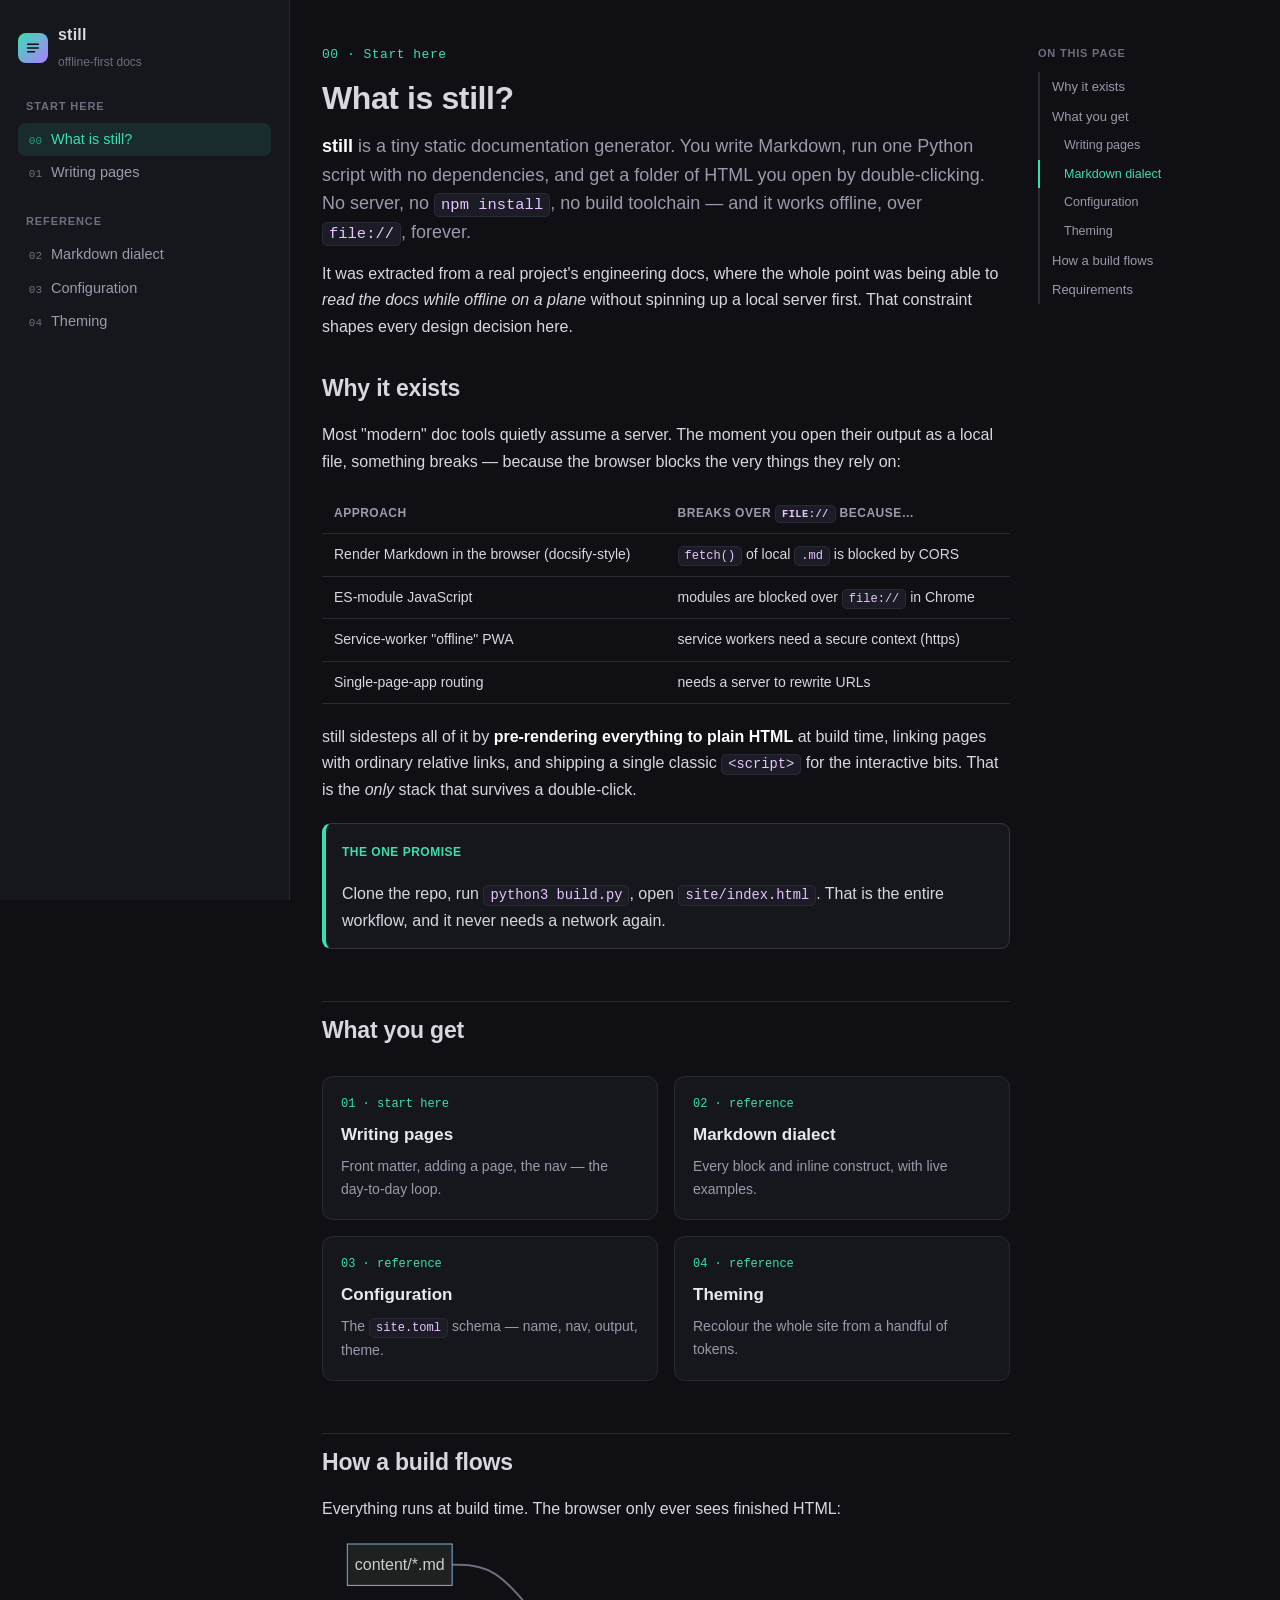
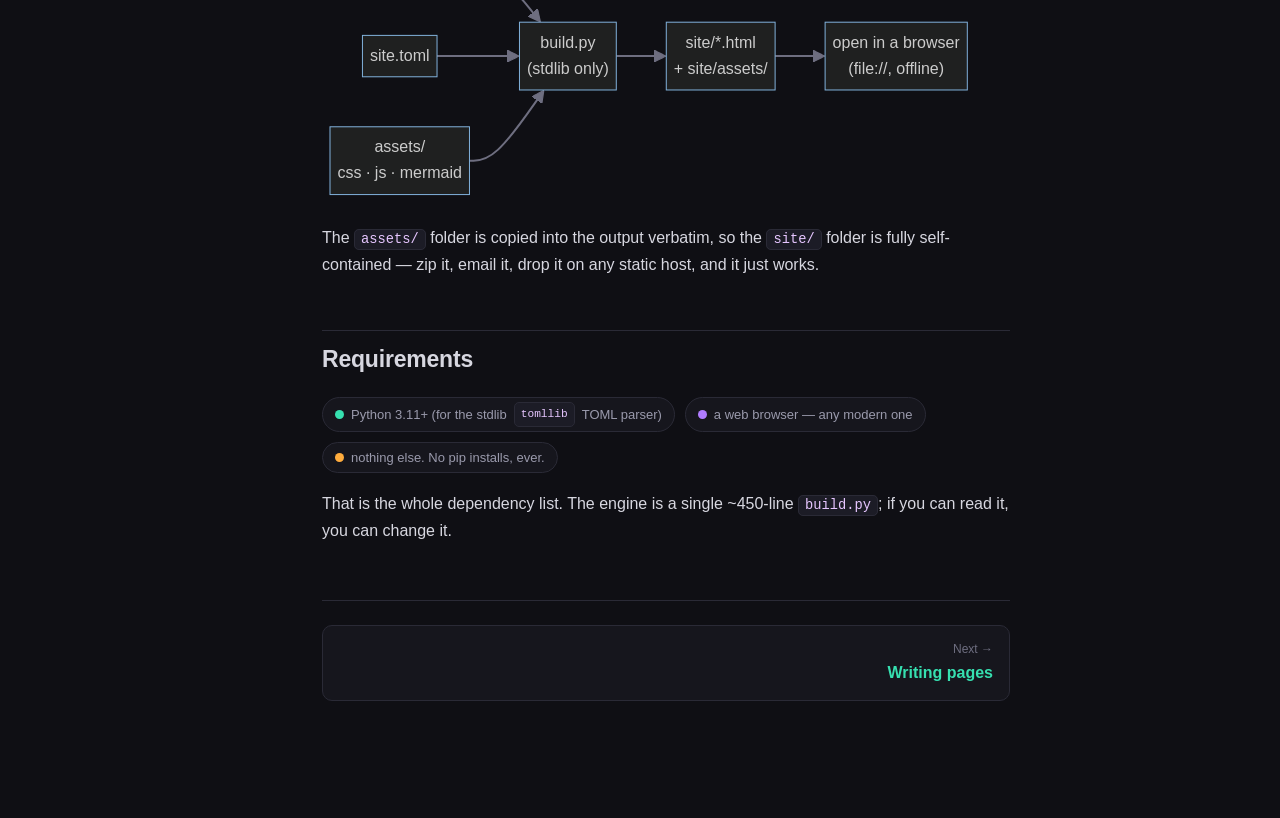
<file: site/index.html>
<!DOCTYPE html>
<html lang="en">
<head>
<meta charset="utf-8">
<meta name="viewport" content="width=device-width, initial-scale=1">
<title>still — offline-first docs</title>
<link rel="stylesheet" href="assets/style.css">
</head>
<body>
<button class="menu-btn" aria-label="Menu">☰</button>
<div class="layout">
<aside class="sidebar">
  <a class="brand" href="index.html">
    <span class="logo"><svg viewBox="0 0 24 24" fill="none" stroke="#0f0f14" stroke-width="2.2" stroke-linecap="round"><path d="M5 7h14M5 12h14M5 17h9"/></svg></span>
    <span><span class="name">still</span><br><span class="sub">offline-first docs</span></span>
  </a>
  <nav class="nav-group">
    <h4>Start here</h4>
    <a href="index.html" class="active"><span class="num">00</span><span>What is still?</span></a>
    <a href="writing.html"><span class="num">01</span><span>Writing pages</span></a>
  </nav>
  <nav class="nav-group">
    <h4>Reference</h4>
    <a href="dialect.html"><span class="num">02</span><span>Markdown dialect</span></a>
    <a href="config.html"><span class="num">03</span><span>Configuration</span></a>
    <a href="theming.html"><span class="num">04</span><span>Theming</span></a>
  </nav>
</aside>
<main class="content-wrap"><article class="content">

<div class="eyebrow">00 · Start here</div>

<h1>What is still?</h1>

<p class="lead"><strong>still</strong> is a tiny static documentation generator. You write Markdown, run one Python script with no dependencies, and get a folder of HTML you open by double-clicking. No server, no <code>npm install</code>, no build toolchain — and it works offline, over <code>file://</code>, forever.</p>
<p>It was extracted from a real project's engineering docs, where the whole point was being able to <em>read the docs while offline on a plane</em> without spinning up a local server first. That constraint shapes every design decision here.</p>
<h2>Why it exists</h2>
<p>Most "modern" doc tools quietly assume a server. The moment you open their output as a local file, something breaks — because the browser blocks the very things they rely on:</p>
<table>
  <thead><tr><th>Approach</th><th>Breaks over <code>file://</code> because…</th></tr></thead>
  <tbody>
    <tr><td>Render Markdown in the browser (docsify-style)</td><td><code>fetch()</code> of local <code>.md</code> is blocked by CORS</td></tr>
    <tr><td>ES-module JavaScript</td><td>modules are blocked over <code>file://</code> in Chrome</td></tr>
    <tr><td>Service-worker "offline" PWA</td><td>service workers need a secure context (https)</td></tr>
    <tr><td>Single-page-app routing</td><td>needs a server to rewrite URLs</td></tr>
  </tbody>
</table>
<p>still sidesteps all of it by <strong>pre-rendering everything to plain HTML</strong> at build time, linking pages with ordinary relative links, and shipping a single classic <code>&lt;script&gt;</code> for the interactive bits. That is the <em>only</em> stack that survives a double-click.</p>
<div class="key">
  <span class="label">The one promise</span>
  <p>Clone the repo, run <code>python3 build.py</code>, open <code>site/index.html</code>. That is the entire workflow, and it never needs a network again.</p>
</div>
<h2>What you get</h2>
<div class="cards">
  <a class="card" href="writing.html">
    <div class="k">01 · start here</div>
    <h3>Writing pages</h3>
    <p>Front matter, adding a page, the nav — the day-to-day loop.</p>
  </a>
  <a class="card" href="dialect.html">
    <div class="k">02 · reference</div>
    <h3>Markdown dialect</h3>
    <p>Every block and inline construct, with live examples.</p>
  </a>
  <a class="card" href="config.html">
    <div class="k">03 · reference</div>
    <h3>Configuration</h3>
    <p>The <code>site.toml</code> schema — name, nav, output, theme.</p>
  </a>
  <a class="card" href="theming.html">
    <div class="k">04 · reference</div>
    <h3>Theming</h3>
    <p>Recolour the whole site from a handful of tokens.</p>
  </a>
</div>
<h2>How a build flows</h2>
<p>Everything runs at build time. The browser only ever sees finished HTML:</p>
<div class="mermaid">
flowchart LR
    MD["content/*.md"] --> B["build.py<br/>(stdlib only)"]
    CFG["site.toml"] --> B
    A["assets/<br/>css · js · mermaid"] --> B
    B --> OUT["site/*.html<br/>+ site/assets/"]
    OUT --> V["open in a browser<br/>(file://, offline)"]
</div>
<p>The <code>assets/</code> folder is copied into the output verbatim, so the <code>site/</code> folder is fully self-contained — zip it, email it, drop it on any static host, and it just works.</p>
<h2>Requirements</h2>
<div class="legend">
  <span class="chip"><span class="dot ui"></span> Python 3.11+ (for the stdlib <code>tomllib</code> TOML parser)</span>
  <span class="chip"><span class="dot gpu"></span> a web browser — any modern one</span>
  <span class="chip"><span class="dot audio"></span> nothing else. No pip installs, ever.</span>
</div>
<p>That is the whole dependency list. The engine is a single ~450-line <code>build.py</code>; if you can read it, you can change it.</p>

<div class="pager">
  <a class="next" href="writing.html"><div class="dir">Next →</div><div class="ttl">Writing pages</div></a>
</div>

</article></main>
</div>
<script src="assets/app.js"></script>
<script src="assets/mermaid.min.js"></script>
<script>
  if (window.mermaid) mermaid.initialize({ startOnLoad: true, securityLevel: "loose", theme: "dark", themeVariables: { fontFamily: "inherit", primaryColor: "#1c1c26", primaryBorderColor: "#34343f", lineColor: "#6e6e80", primaryTextColor: "#d7d7e0" } });
</script>
</body>
</html>
</file>
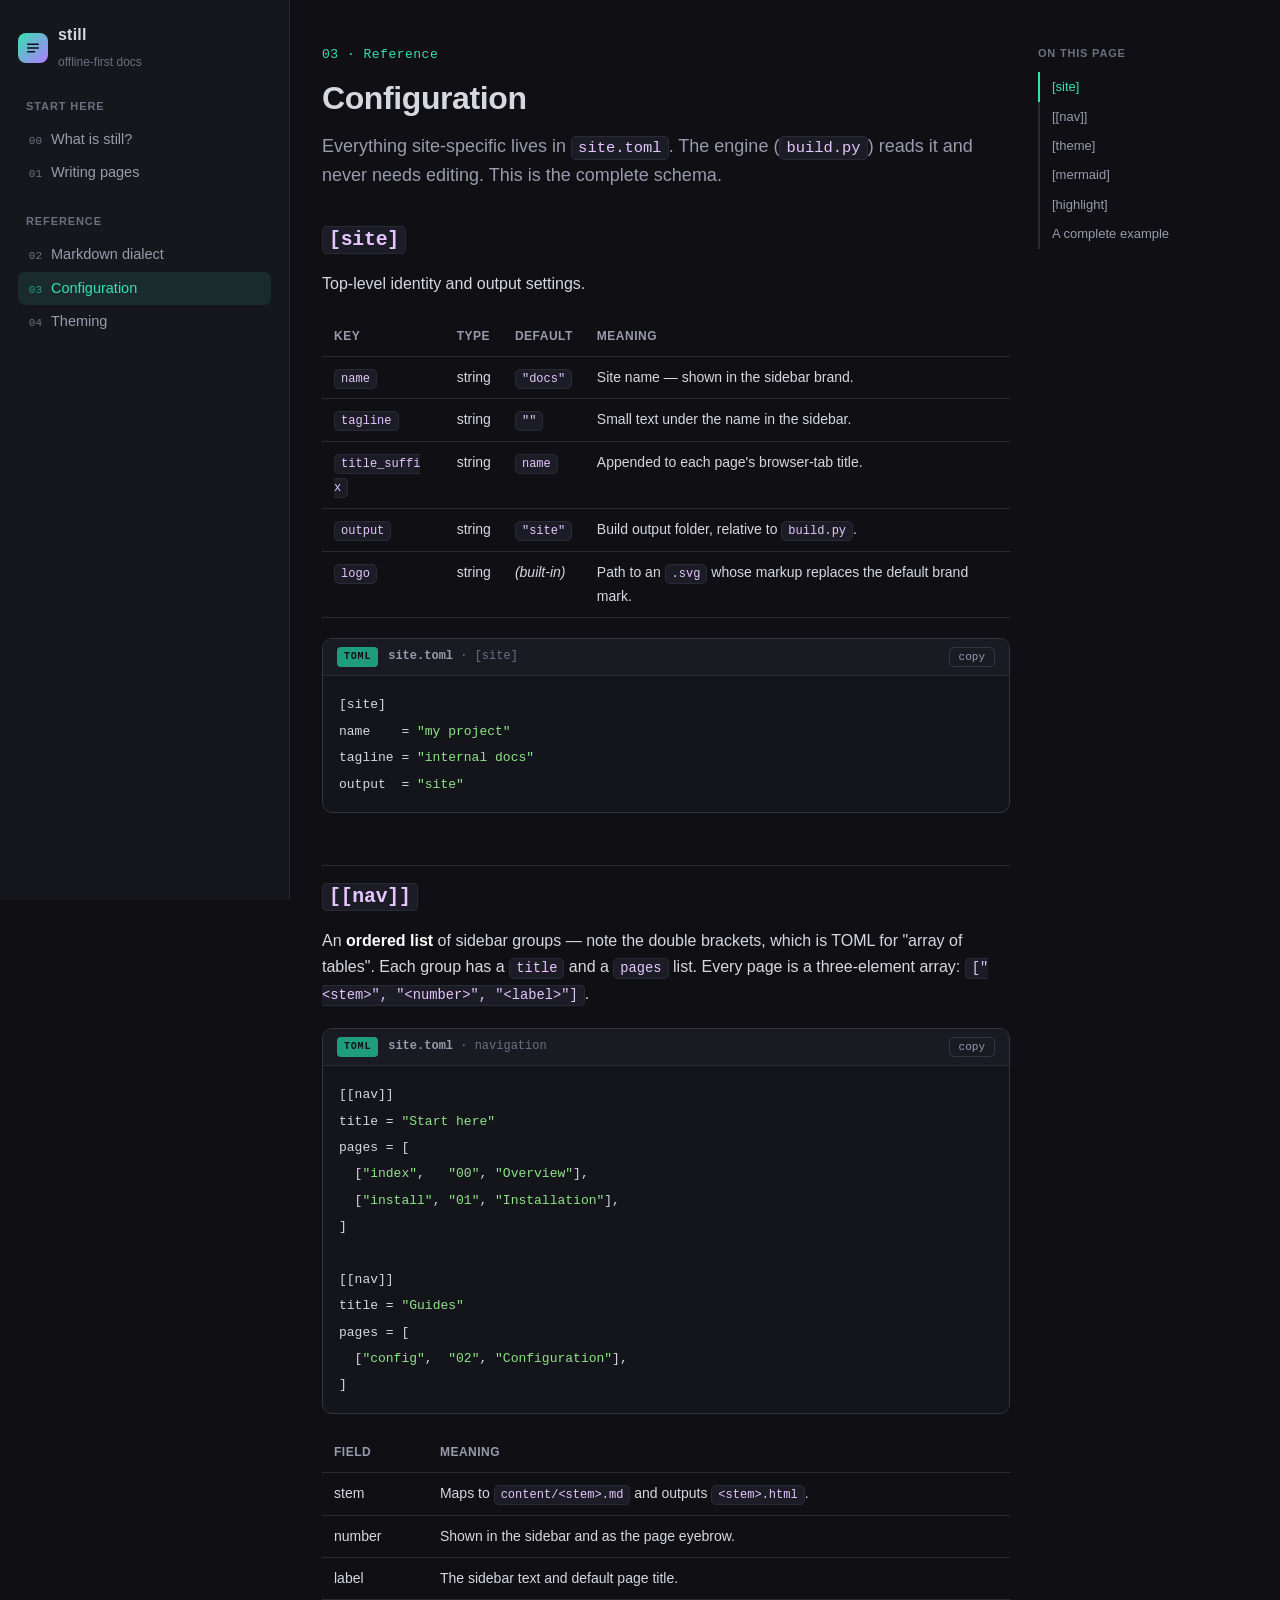
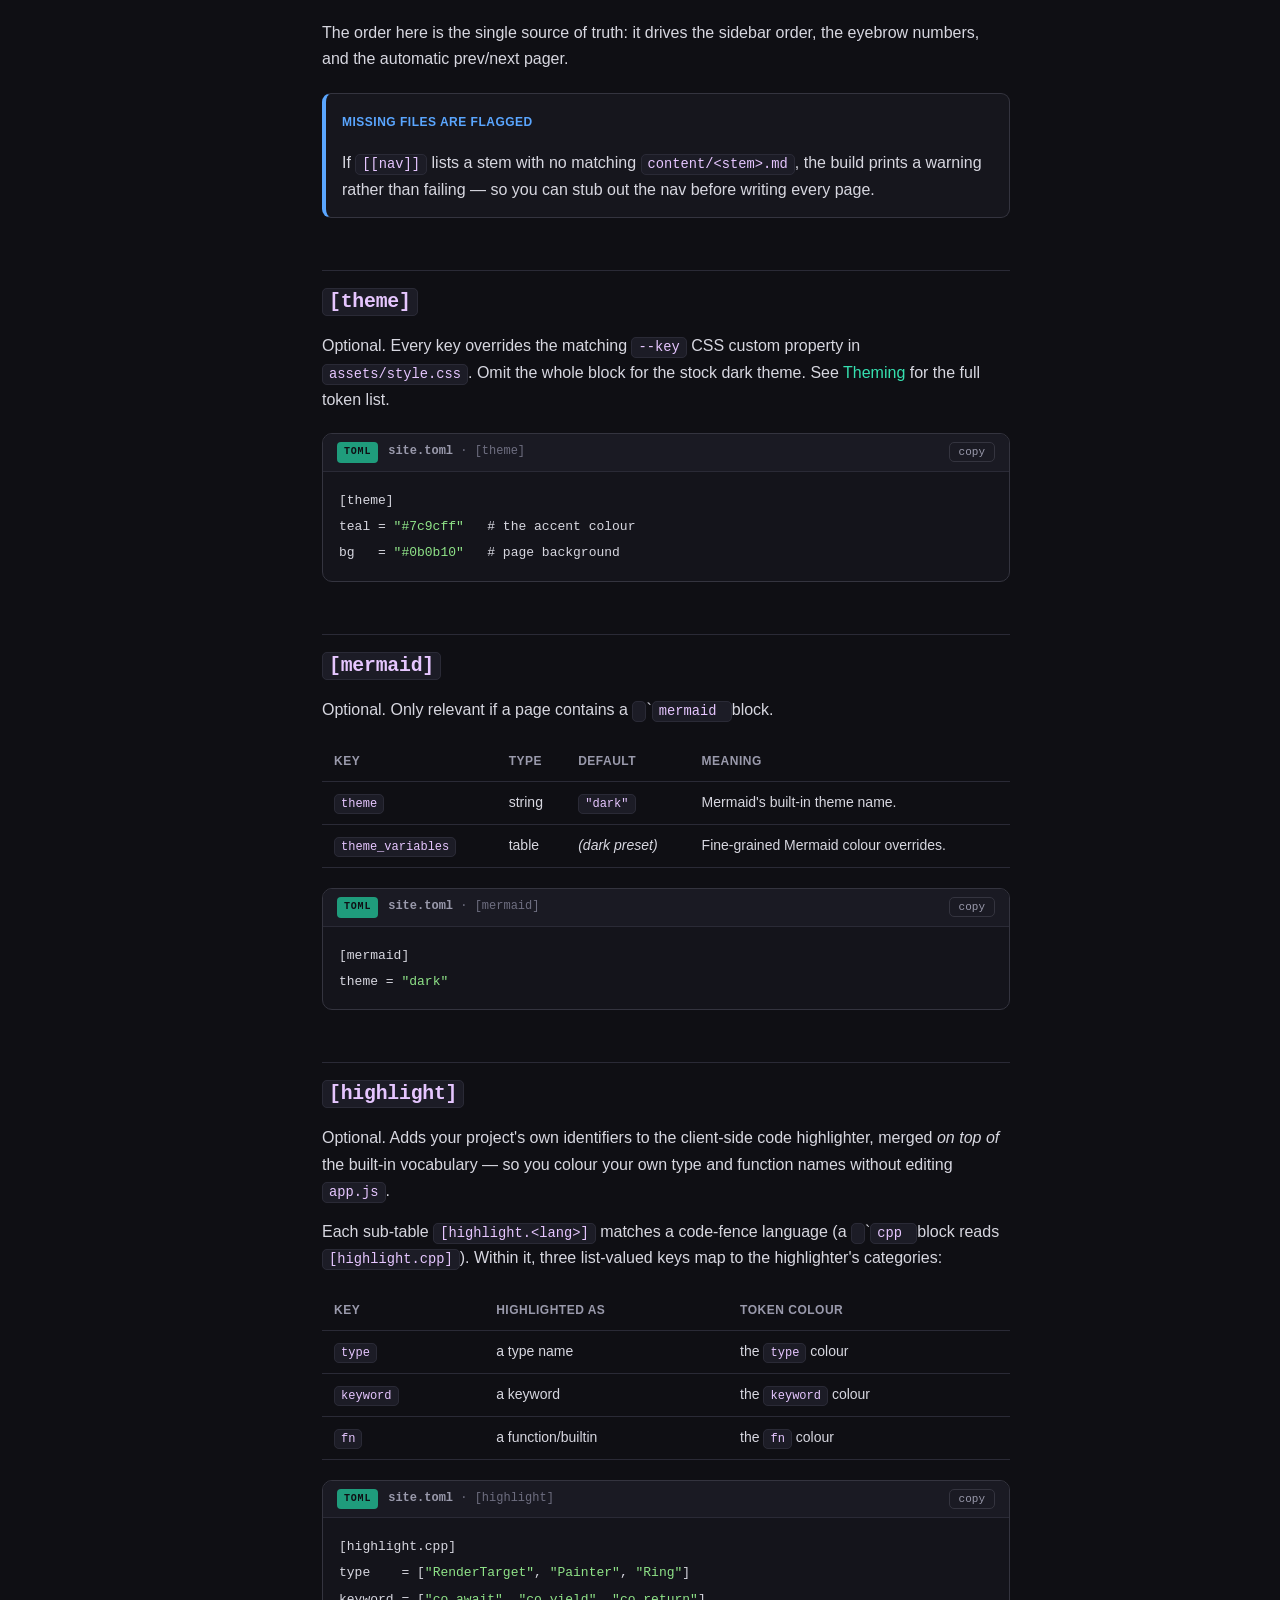
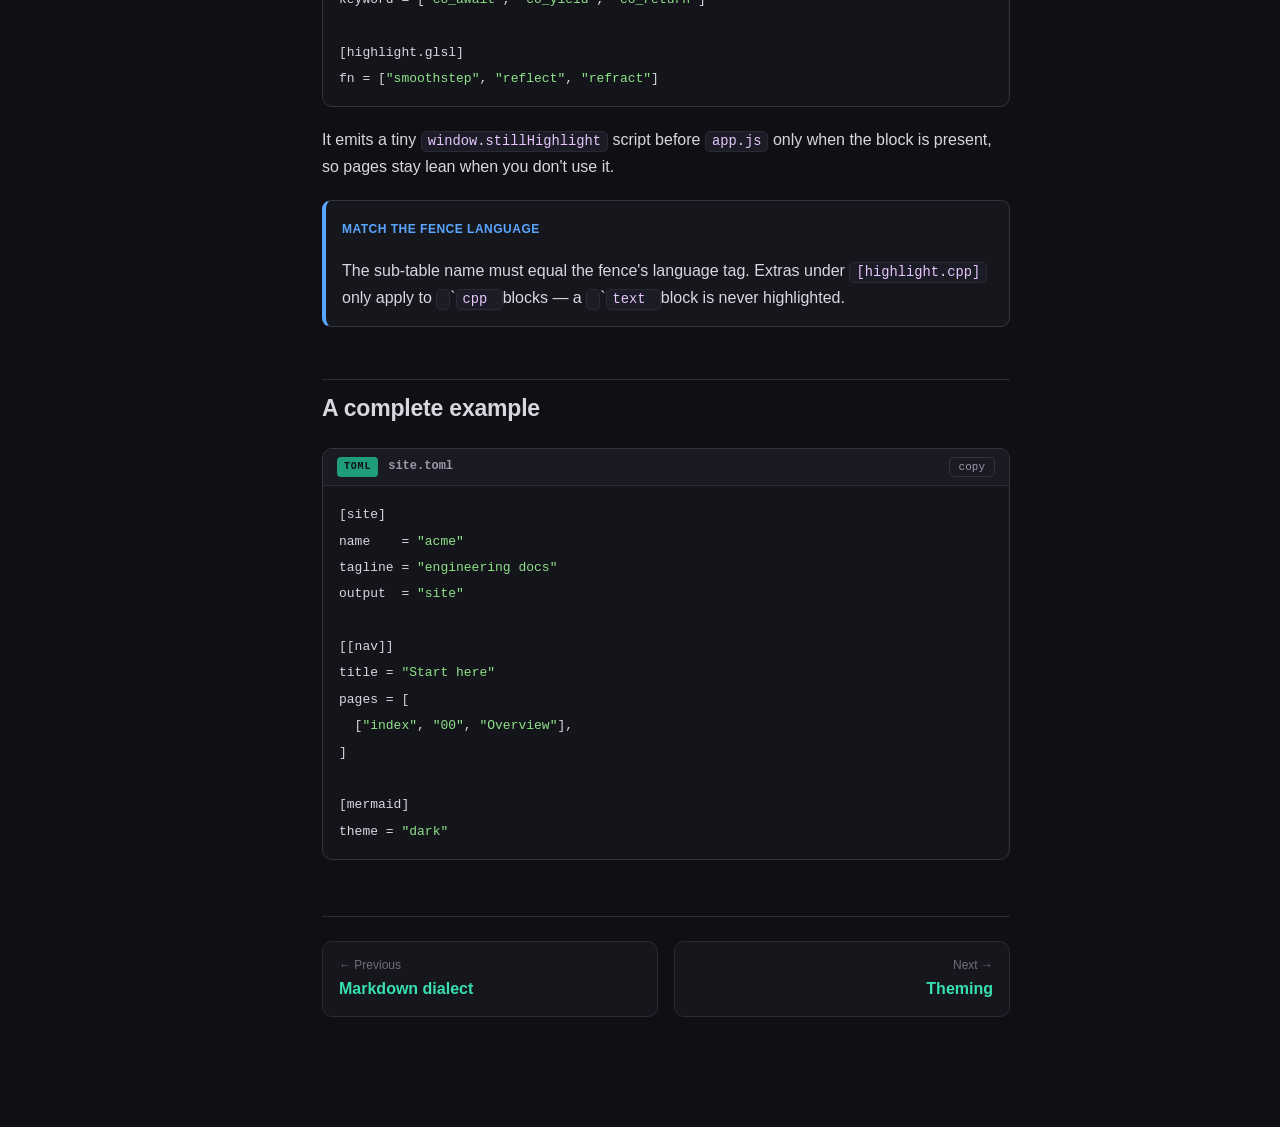
<file: site/config.html>
<!DOCTYPE html>
<html lang="en">
<head>
<meta charset="utf-8">
<meta name="viewport" content="width=device-width, initial-scale=1">
<title>Configuration — still</title>
<link rel="stylesheet" href="assets/style.css">
</head>
<body>
<button class="menu-btn" aria-label="Menu">☰</button>
<div class="layout">
<aside class="sidebar">
  <a class="brand" href="index.html">
    <span class="logo"><svg viewBox="0 0 24 24" fill="none" stroke="#0f0f14" stroke-width="2.2" stroke-linecap="round"><path d="M5 7h14M5 12h14M5 17h9"/></svg></span>
    <span><span class="name">still</span><br><span class="sub">offline-first docs</span></span>
  </a>
  <nav class="nav-group">
    <h4>Start here</h4>
    <a href="index.html"><span class="num">00</span><span>What is still?</span></a>
    <a href="writing.html"><span class="num">01</span><span>Writing pages</span></a>
  </nav>
  <nav class="nav-group">
    <h4>Reference</h4>
    <a href="dialect.html"><span class="num">02</span><span>Markdown dialect</span></a>
    <a href="config.html" class="active"><span class="num">03</span><span>Configuration</span></a>
    <a href="theming.html"><span class="num">04</span><span>Theming</span></a>
  </nav>
</aside>
<main class="content-wrap"><article class="content">

<div class="eyebrow">03 · Reference</div>

<h1>Configuration</h1>

<p class="lead">Everything site-specific lives in <code>site.toml</code>. The engine (<code>build.py</code>) reads it and never needs editing. This is the complete schema.</p>
<h2><code>[site]</code></h2>
<p>Top-level identity and output settings.</p>
<table>
  <thead><tr><th>Key</th><th>Type</th><th>Default</th><th>Meaning</th></tr></thead>
  <tbody>
    <tr><td><code>name</code></td><td>string</td><td><code>&quot;docs&quot;</code></td><td>Site name — shown in the sidebar brand.</td></tr>
    <tr><td><code>tagline</code></td><td>string</td><td><code>&quot;&quot;</code></td><td>Small text under the name in the sidebar.</td></tr>
    <tr><td><code>title_suffix</code></td><td>string</td><td><code>name</code></td><td>Appended to each page's browser-tab title.</td></tr>
    <tr><td><code>output</code></td><td>string</td><td><code>&quot;site&quot;</code></td><td>Build output folder, relative to <code>build.py</code>.</td></tr>
    <tr><td><code>logo</code></td><td>string</td><td><em>(built-in)</em></td><td>Path to an <code>.svg</code> whose markup replaces the default brand mark.</td></tr>
  </tbody>
</table>
<figure class="code" data-lang="toml" data-ref="site.toml · [site]"><script type="text/plain">
[site]
name    = "my project"
tagline = "internal docs"
output  = "site"
</script></figure>
<h2><code>[[nav]]</code></h2>
<p>An <strong>ordered list</strong> of sidebar groups — note the double brackets, which is TOML for "array of tables". Each group has a <code>title</code> and a <code>pages</code> list. Every page is a three-element array: <code>[&quot;&lt;stem&gt;&quot;, &quot;&lt;number&gt;&quot;, &quot;&lt;label&gt;&quot;]</code>.</p>
<figure class="code" data-lang="toml" data-ref="site.toml · navigation"><script type="text/plain">
[[nav]]
title = "Start here"
pages = [
  ["index",   "00", "Overview"],
  ["install", "01", "Installation"],
]

[[nav]]
title = "Guides"
pages = [
  ["config",  "02", "Configuration"],
]
</script></figure>
<table>
  <thead><tr><th>Field</th><th>Meaning</th></tr></thead>
  <tbody>
    <tr><td>stem</td><td>Maps to <code>content/&lt;stem&gt;.md</code> and outputs <code>&lt;stem&gt;.html</code>.</td></tr>
    <tr><td>number</td><td>Shown in the sidebar and as the page eyebrow.</td></tr>
    <tr><td>label</td><td>The sidebar text and default page title.</td></tr>
  </tbody>
</table>
<p>The order here is the single source of truth: it drives the sidebar order, the eyebrow numbers, and the automatic prev/next pager.</p>
<div class="note">
  <span class="label">Missing files are flagged</span>
  <p>If <code>[[nav]]</code> lists a stem with no matching <code>content/&lt;stem&gt;.md</code>, the build prints a warning rather than failing — so you can stub out the nav before writing every page.</p>
</div>
<h2><code>[theme]</code></h2>
<p>Optional. Every key overrides the matching <code>--key</code> CSS custom property in <code>assets/style.css</code>. Omit the whole block for the stock dark theme. See <a href="theming.html">Theming</a> for the full token list.</p>
<figure class="code" data-lang="toml" data-ref="site.toml · [theme]"><script type="text/plain">
[theme]
teal = "#7c9cff"   # the accent colour
bg   = "#0b0b10"   # page background
</script></figure>
<h2><code>[mermaid]</code></h2>
<p>Optional. Only relevant if a page contains a <code> </code>`<code>mermaid </code> block.</p>
<table>
  <thead><tr><th>Key</th><th>Type</th><th>Default</th><th>Meaning</th></tr></thead>
  <tbody>
    <tr><td><code>theme</code></td><td>string</td><td><code>&quot;dark&quot;</code></td><td>Mermaid's built-in theme name.</td></tr>
    <tr><td><code>theme_variables</code></td><td>table</td><td><em>(dark preset)</em></td><td>Fine-grained Mermaid colour overrides.</td></tr>
  </tbody>
</table>
<figure class="code" data-lang="toml" data-ref="site.toml · [mermaid]"><script type="text/plain">
[mermaid]
theme = "dark"
</script></figure>
<h2><code>[highlight]</code></h2>
<p>Optional. Adds your project's own identifiers to the client-side code highlighter, merged <em>on top of</em> the built-in vocabulary — so you colour your own type and function names without editing <code>app.js</code>.</p>
<p>Each sub-table <code>[highlight.&lt;lang&gt;]</code> matches a code-fence language (a <code> </code>`<code>cpp </code> block reads <code>[highlight.cpp]</code>). Within it, three list-valued keys map to the highlighter's categories:</p>
<table>
  <thead><tr><th>Key</th><th>Highlighted as</th><th>Token colour</th></tr></thead>
  <tbody>
    <tr><td><code>type</code></td><td>a type name</td><td>the <code>type</code> colour</td></tr>
    <tr><td><code>keyword</code></td><td>a keyword</td><td>the <code>keyword</code> colour</td></tr>
    <tr><td><code>fn</code></td><td>a function/builtin</td><td>the <code>fn</code> colour</td></tr>
  </tbody>
</table>
<figure class="code" data-lang="toml" data-ref="site.toml · [highlight]"><script type="text/plain">
[highlight.cpp]
type    = ["RenderTarget", "Painter", "Ring"]
keyword = ["co_await", "co_yield", "co_return"]

[highlight.glsl]
fn = ["smoothstep", "reflect", "refract"]
</script></figure>
<p>It emits a tiny <code>window.stillHighlight</code> script before <code>app.js</code> only when the block is present, so pages stay lean when you don't use it.</p>
<div class="note">
  <span class="label">Match the fence language</span>
  <p>The sub-table name must equal the fence's language tag. Extras under <code>[highlight.cpp]</code> only apply to <code> </code>`<code>cpp </code> blocks — a <code> </code>`<code>text </code> block is never highlighted.</p>
</div>
<h2>A complete example</h2>
<figure class="code" data-lang="toml" data-ref="site.toml"><script type="text/plain">
[site]
name    = "acme"
tagline = "engineering docs"
output  = "site"

[[nav]]
title = "Start here"
pages = [
  ["index", "00", "Overview"],
]

[mermaid]
theme = "dark"
</script></figure>

<div class="pager">
  <a href="dialect.html"><div class="dir">← Previous</div><div class="ttl">Markdown dialect</div></a>
  <a class="next" href="theming.html"><div class="dir">Next →</div><div class="ttl">Theming</div></a>
</div>

</article></main>
</div>
<script src="assets/app.js"></script>
</body>
</html>
</file>
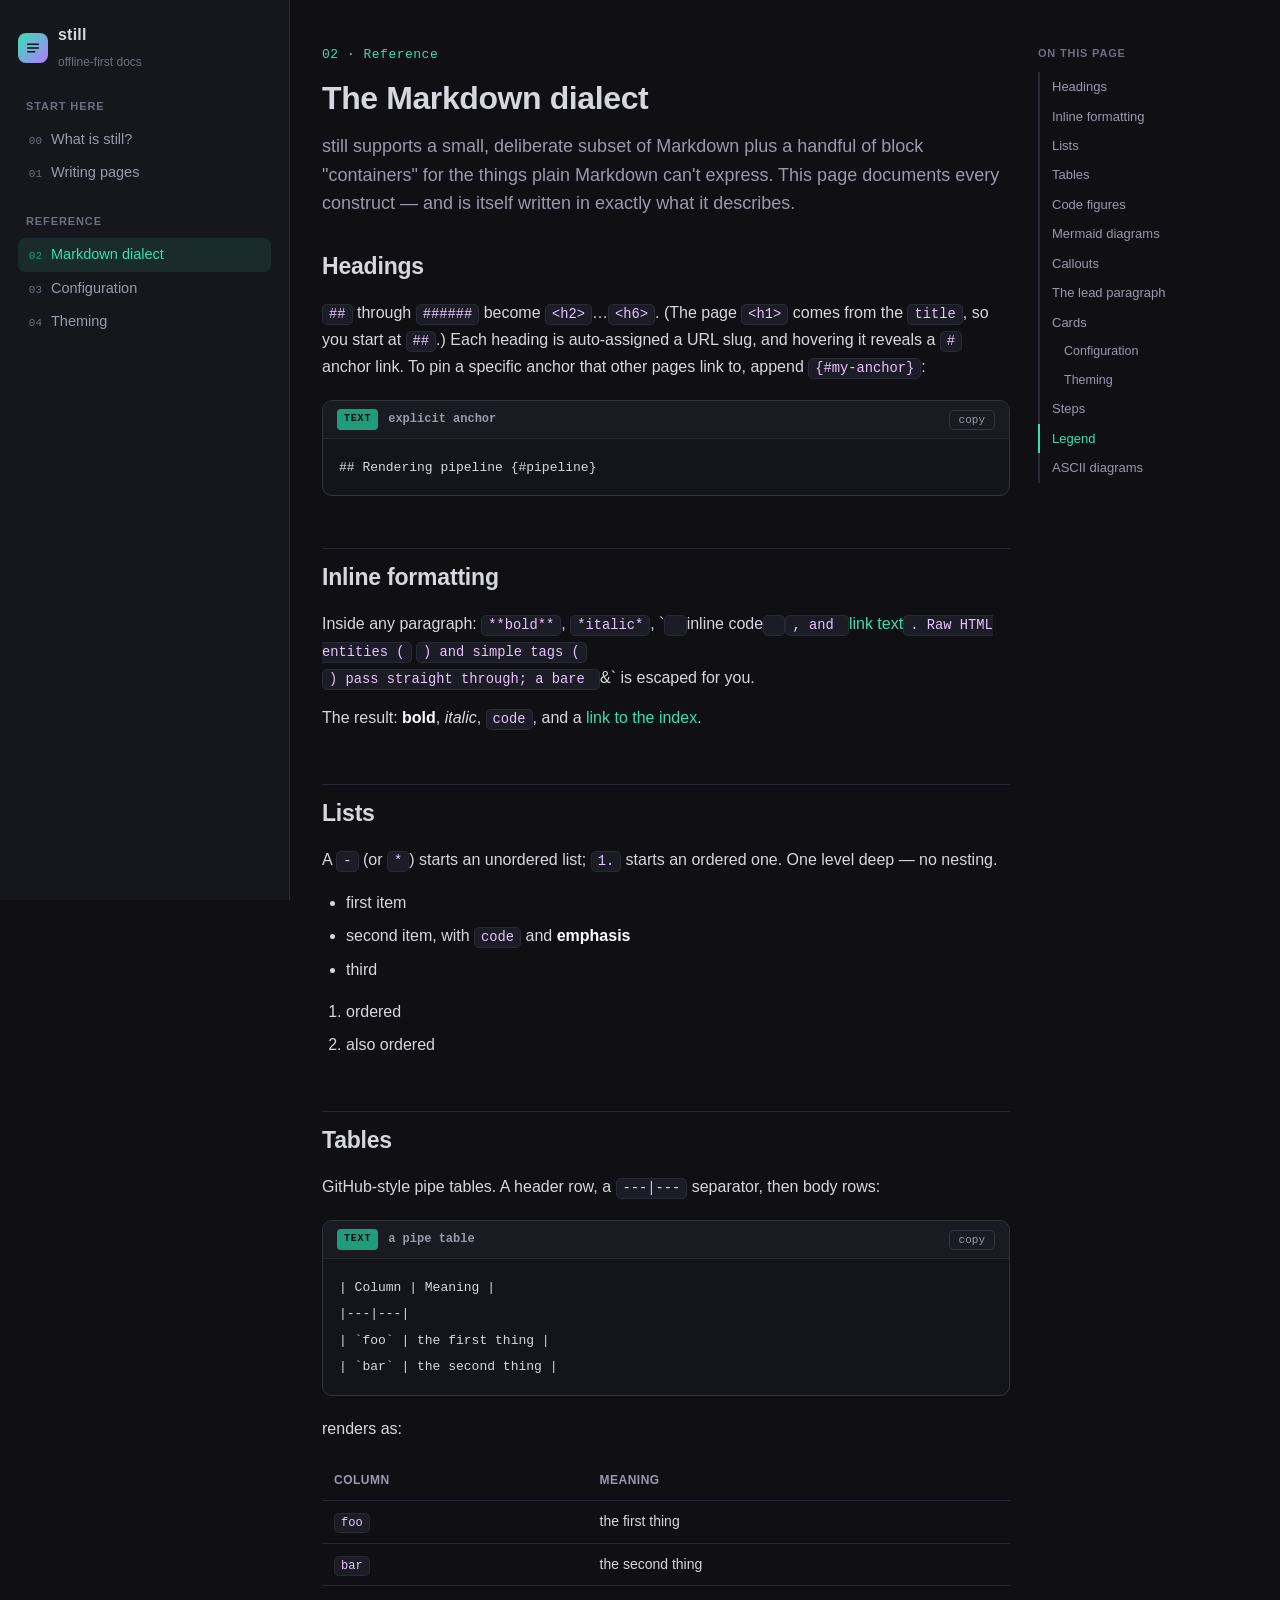
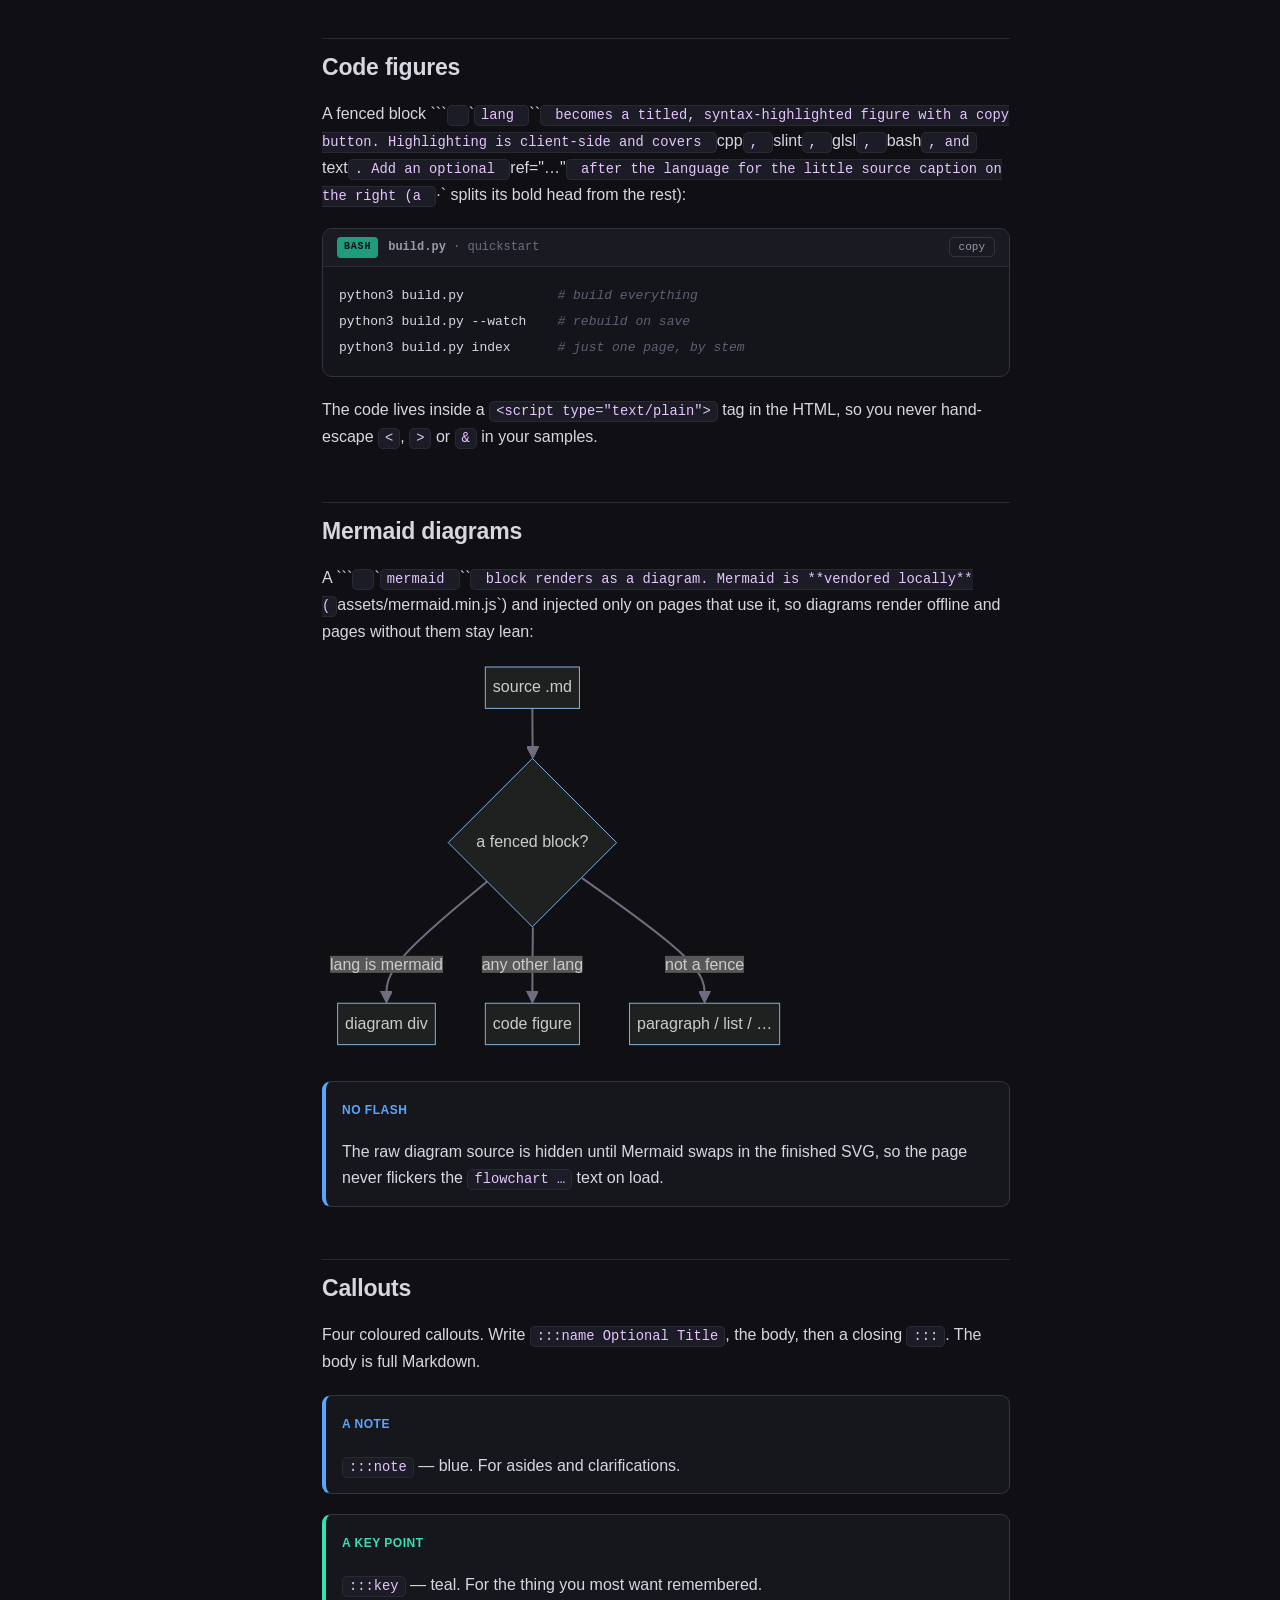
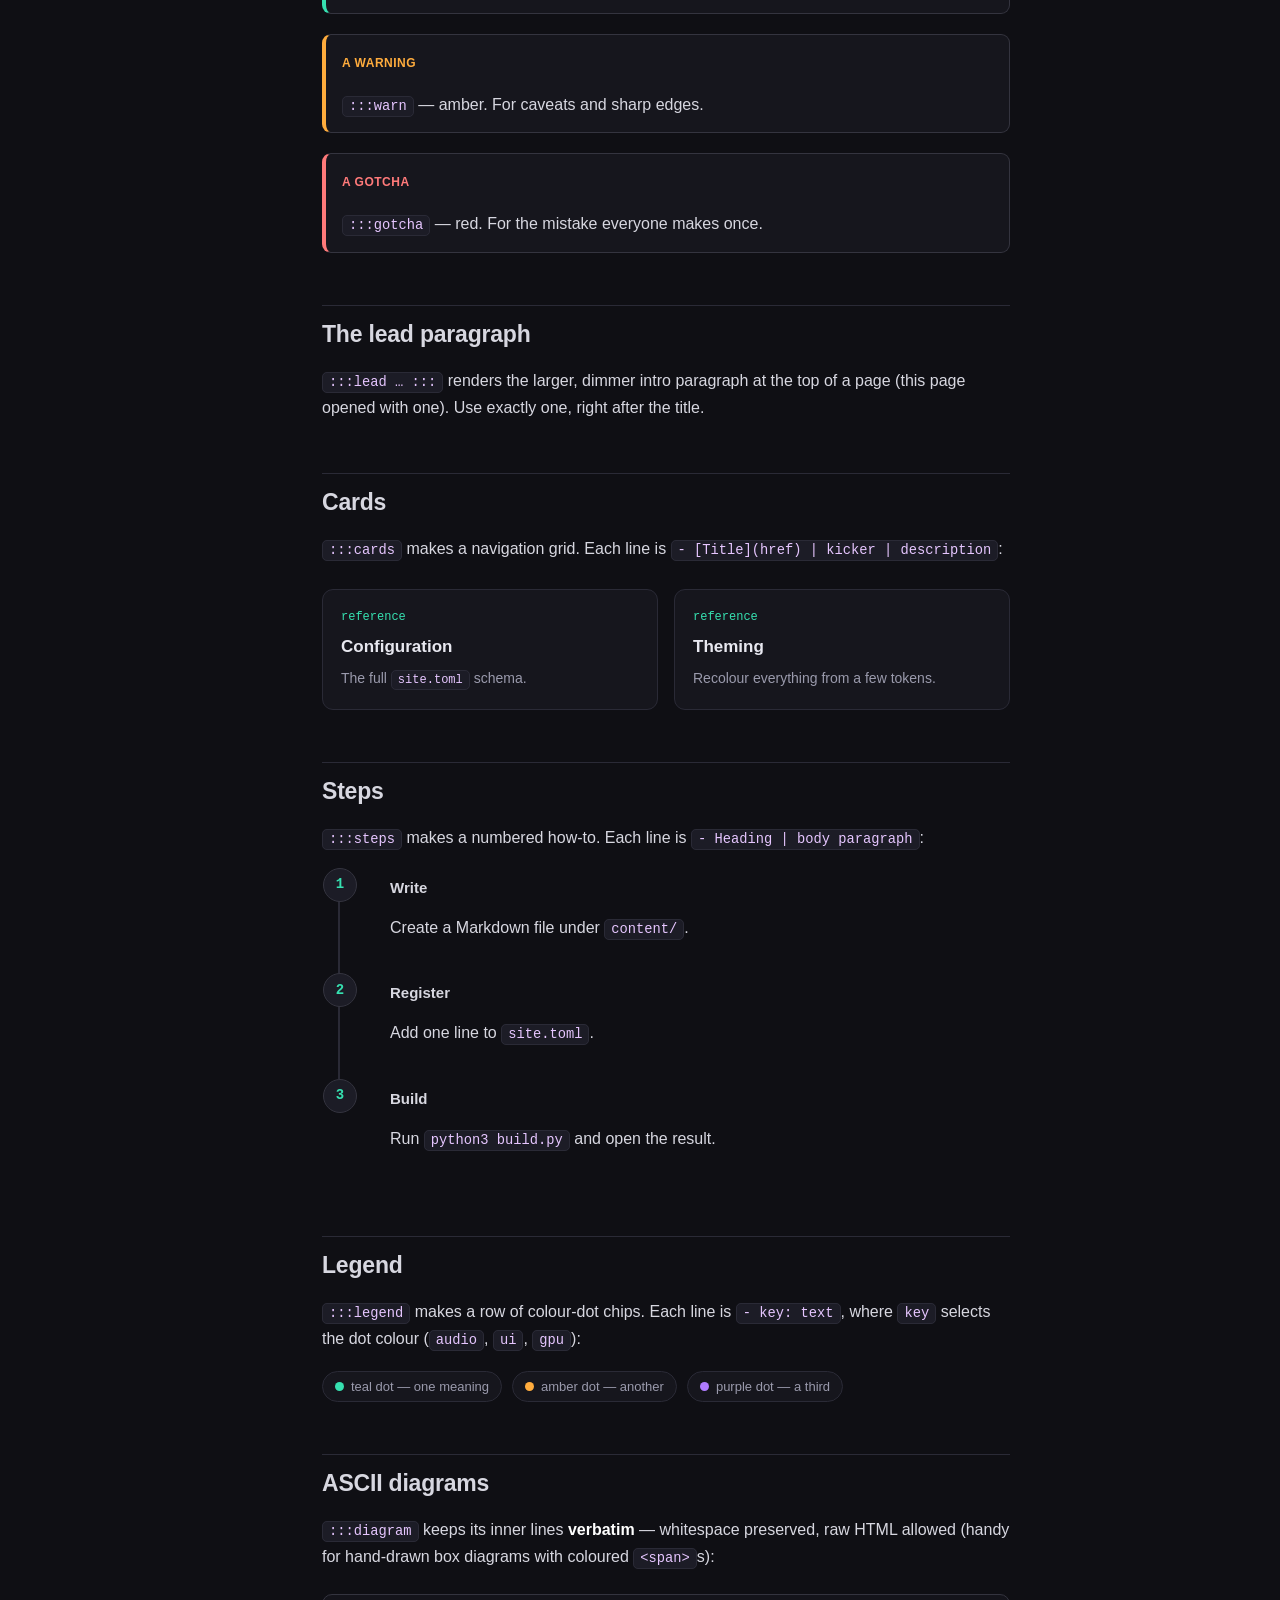
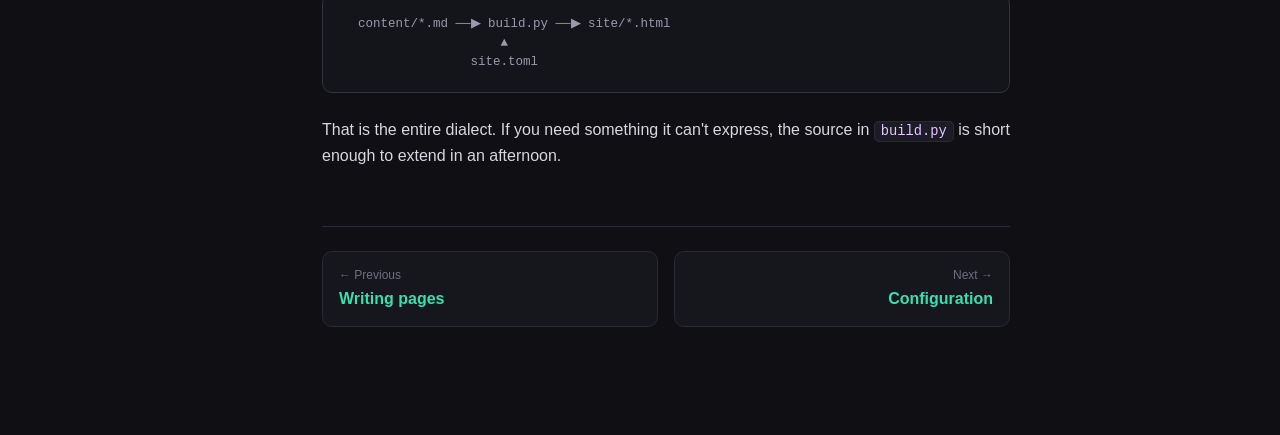
<file: site/dialect.html>
<!DOCTYPE html>
<html lang="en">
<head>
<meta charset="utf-8">
<meta name="viewport" content="width=device-width, initial-scale=1">
<title>The Markdown dialect — still</title>
<link rel="stylesheet" href="assets/style.css">
</head>
<body>
<button class="menu-btn" aria-label="Menu">☰</button>
<div class="layout">
<aside class="sidebar">
  <a class="brand" href="index.html">
    <span class="logo"><svg viewBox="0 0 24 24" fill="none" stroke="#0f0f14" stroke-width="2.2" stroke-linecap="round"><path d="M5 7h14M5 12h14M5 17h9"/></svg></span>
    <span><span class="name">still</span><br><span class="sub">offline-first docs</span></span>
  </a>
  <nav class="nav-group">
    <h4>Start here</h4>
    <a href="index.html"><span class="num">00</span><span>What is still?</span></a>
    <a href="writing.html"><span class="num">01</span><span>Writing pages</span></a>
  </nav>
  <nav class="nav-group">
    <h4>Reference</h4>
    <a href="dialect.html" class="active"><span class="num">02</span><span>Markdown dialect</span></a>
    <a href="config.html"><span class="num">03</span><span>Configuration</span></a>
    <a href="theming.html"><span class="num">04</span><span>Theming</span></a>
  </nav>
</aside>
<main class="content-wrap"><article class="content">

<div class="eyebrow">02 · Reference</div>

<h1>The Markdown dialect</h1>

<p class="lead">still supports a small, deliberate subset of Markdown plus a handful of block "containers" for the things plain Markdown can't express. This page documents every construct — and is itself written in exactly what it describes.</p>
<h2>Headings</h2>
<p><code>##</code> through <code>######</code> become <code>&lt;h2&gt;</code>…<code>&lt;h6&gt;</code>. (The page <code>&lt;h1&gt;</code> comes from the <code>title</code>, so you start at <code>##</code>.) Each heading is auto-assigned a URL slug, and hovering it reveals a <code>#</code> anchor link. To pin a specific anchor that other pages link to, append <code>{#my-anchor}</code>:</p>
<figure class="code" data-lang="text" data-ref="explicit anchor"><script type="text/plain">
## Rendering pipeline {#pipeline}
</script></figure>
<h2>Inline formatting</h2>
<p>Inside any paragraph: <code>**bold**</code>, <code>*italic*</code>, `<code> </code>inline code<code> </code><code>, and </code><a href="target.html">link text</a><code>. Raw HTML entities (</code>&nbsp;<code>) and simple tags (</code><br/><code>) pass straight through; a bare </code>&amp;` is escaped for you.</p>
<p>The result: <strong>bold</strong>, <em>italic</em>, <code>code</code>, and a <a href="index.html">link to the index</a>.</p>
<h2>Lists</h2>
<p>A <code>-</code> (or <code>*</code>) starts an unordered list; <code>1.</code> starts an ordered one. One level deep — no nesting.</p>
<ul>
  <li>first item</li>
  <li>second item, with <code>code</code> and <strong>emphasis</strong></li>
  <li>third</li>
</ul>
<ol>
  <li>ordered</li>
  <li>also ordered</li>
</ol>
<h2>Tables</h2>
<p>GitHub-style pipe tables. A header row, a <code>---|---</code> separator, then body rows:</p>
<figure class="code" data-lang="text" data-ref="a pipe table"><script type="text/plain">
| Column | Meaning |
|---|---|
| `foo` | the first thing |
| `bar` | the second thing |
</script></figure>
<p>renders as:</p>
<table>
  <thead><tr><th>Column</th><th>Meaning</th></tr></thead>
  <tbody>
    <tr><td><code>foo</code></td><td>the first thing</td></tr>
    <tr><td><code>bar</code></td><td>the second thing</td></tr>
  </tbody>
</table>
<h2>Code figures</h2>
<p>A fenced block ```<code> </code>`<code>lang </code>``<code> becomes a titled, syntax-highlighted figure with a copy button. Highlighting is client-side and covers </code>cpp<code>, </code>slint<code>, </code>glsl<code>, </code>bash<code>, and </code>text<code>. Add an optional </code>ref="…"<code> after the language for the little source caption on the right (a </code>·` splits its bold head from the rest):</p>
<figure class="code" data-lang="bash" data-ref="build.py · quickstart"><script type="text/plain">
python3 build.py            # build everything
python3 build.py --watch    # rebuild on save
python3 build.py index      # just one page, by stem
</script></figure>
<p>The code lives inside a <code>&lt;script type=&quot;text/plain&quot;&gt;</code> tag in the HTML, so you never hand-escape <code>&lt;</code>, <code>&gt;</code> or <code>&amp;</code> in your samples.</p>
<h2>Mermaid diagrams</h2>
<p>A ```<code> </code>`<code>mermaid </code>``<code> block renders as a diagram. Mermaid is **vendored locally** (</code>assets/mermaid.min.js`) and injected only on pages that use it, so diagrams render offline and pages without them stay lean:</p>
<div class="mermaid">
flowchart TD
    A["source .md"] --> B{"a fenced block?"}
    B -->|lang is mermaid| C["diagram div"]
    B -->|any other lang| D["code figure"]
    B -->|not a fence| E["paragraph / list / …"]
</div>
<div class="note">
  <span class="label">No flash</span>
  <p>The raw diagram source is hidden until Mermaid swaps in the finished SVG, so the page never flickers the <code>flowchart …</code> text on load.</p>
</div>
<h2>Callouts</h2>
<p>Four coloured callouts. Write <code>:::name Optional Title</code>, the body, then a closing <code>:::</code>. The body is full Markdown.</p>
<div class="note">
  <span class="label">A note</span>
  <p><code>:::note</code> — blue. For asides and clarifications.</p>
</div>
<div class="key">
  <span class="label">A key point</span>
  <p><code>:::key</code> — teal. For the thing you most want remembered.</p>
</div>
<div class="warn">
  <span class="label">A warning</span>
  <p><code>:::warn</code> — amber. For caveats and sharp edges.</p>
</div>
<div class="gotcha">
  <span class="label">A gotcha</span>
  <p><code>:::gotcha</code> — red. For the mistake everyone makes once.</p>
</div>
<h2>The lead paragraph</h2>
<p><code>:::lead … :::</code> renders the larger, dimmer intro paragraph at the top of a page (this page opened with one). Use exactly one, right after the title.</p>
<h2>Cards</h2>
<p><code>:::cards</code> makes a navigation grid. Each line is <code>- [Title](href) | kicker | description</code>:</p>
<div class="cards">
  <a class="card" href="config.html">
    <div class="k">reference</div>
    <h3>Configuration</h3>
    <p>The full <code>site.toml</code> schema.</p>
  </a>
  <a class="card" href="theming.html">
    <div class="k">reference</div>
    <h3>Theming</h3>
    <p>Recolour everything from a few tokens.</p>
  </a>
</div>
<h2>Steps</h2>
<p><code>:::steps</code> makes a numbered how-to. Each line is <code>- Heading | body paragraph</code>:</p>
<ol class="steps">
  <li>
    <h4>Write</h4>
    <p>Create a Markdown file under <code>content/</code>.</p>
  </li>
  <li>
    <h4>Register</h4>
    <p>Add one line to <code>site.toml</code>.</p>
  </li>
  <li>
    <h4>Build</h4>
    <p>Run <code>python3 build.py</code> and open the result.</p>
  </li>
</ol>
<h2>Legend</h2>
<p><code>:::legend</code> makes a row of colour-dot chips. Each line is <code>- key: text</code>, where <code>key</code> selects the dot colour (<code>audio</code>, <code>ui</code>, <code>gpu</code>):</p>
<div class="legend">
  <span class="chip"><span class="dot ui"></span> teal dot — one meaning</span>
  <span class="chip"><span class="dot audio"></span> amber dot — another</span>
  <span class="chip"><span class="dot gpu"></span> purple dot — a third</span>
</div>
<h2>ASCII diagrams</h2>
<p><code>:::diagram</code> keeps its inner lines <strong>verbatim</strong> — whitespace preserved, raw HTML allowed (handy for hand-drawn box diagrams with coloured <code>&lt;span&gt;</code>s):</p>
<div class="diagram"><pre>  content/*.md ──▶ build.py ──▶ site/*.html
                     ▲
                 site.toml</pre></div>
<p>That is the entire dialect. If you need something it can't express, the source in <code>build.py</code> is short enough to extend in an afternoon.</p>

<div class="pager">
  <a href="writing.html"><div class="dir">← Previous</div><div class="ttl">Writing pages</div></a>
  <a class="next" href="config.html"><div class="dir">Next →</div><div class="ttl">Configuration</div></a>
</div>

</article></main>
</div>
<script src="assets/app.js"></script>
<script src="assets/mermaid.min.js"></script>
<script>
  if (window.mermaid) mermaid.initialize({ startOnLoad: true, securityLevel: "loose", theme: "dark", themeVariables: { fontFamily: "inherit", primaryColor: "#1c1c26", primaryBorderColor: "#34343f", lineColor: "#6e6e80", primaryTextColor: "#d7d7e0" } });
</script>
</body>
</html>
</file>
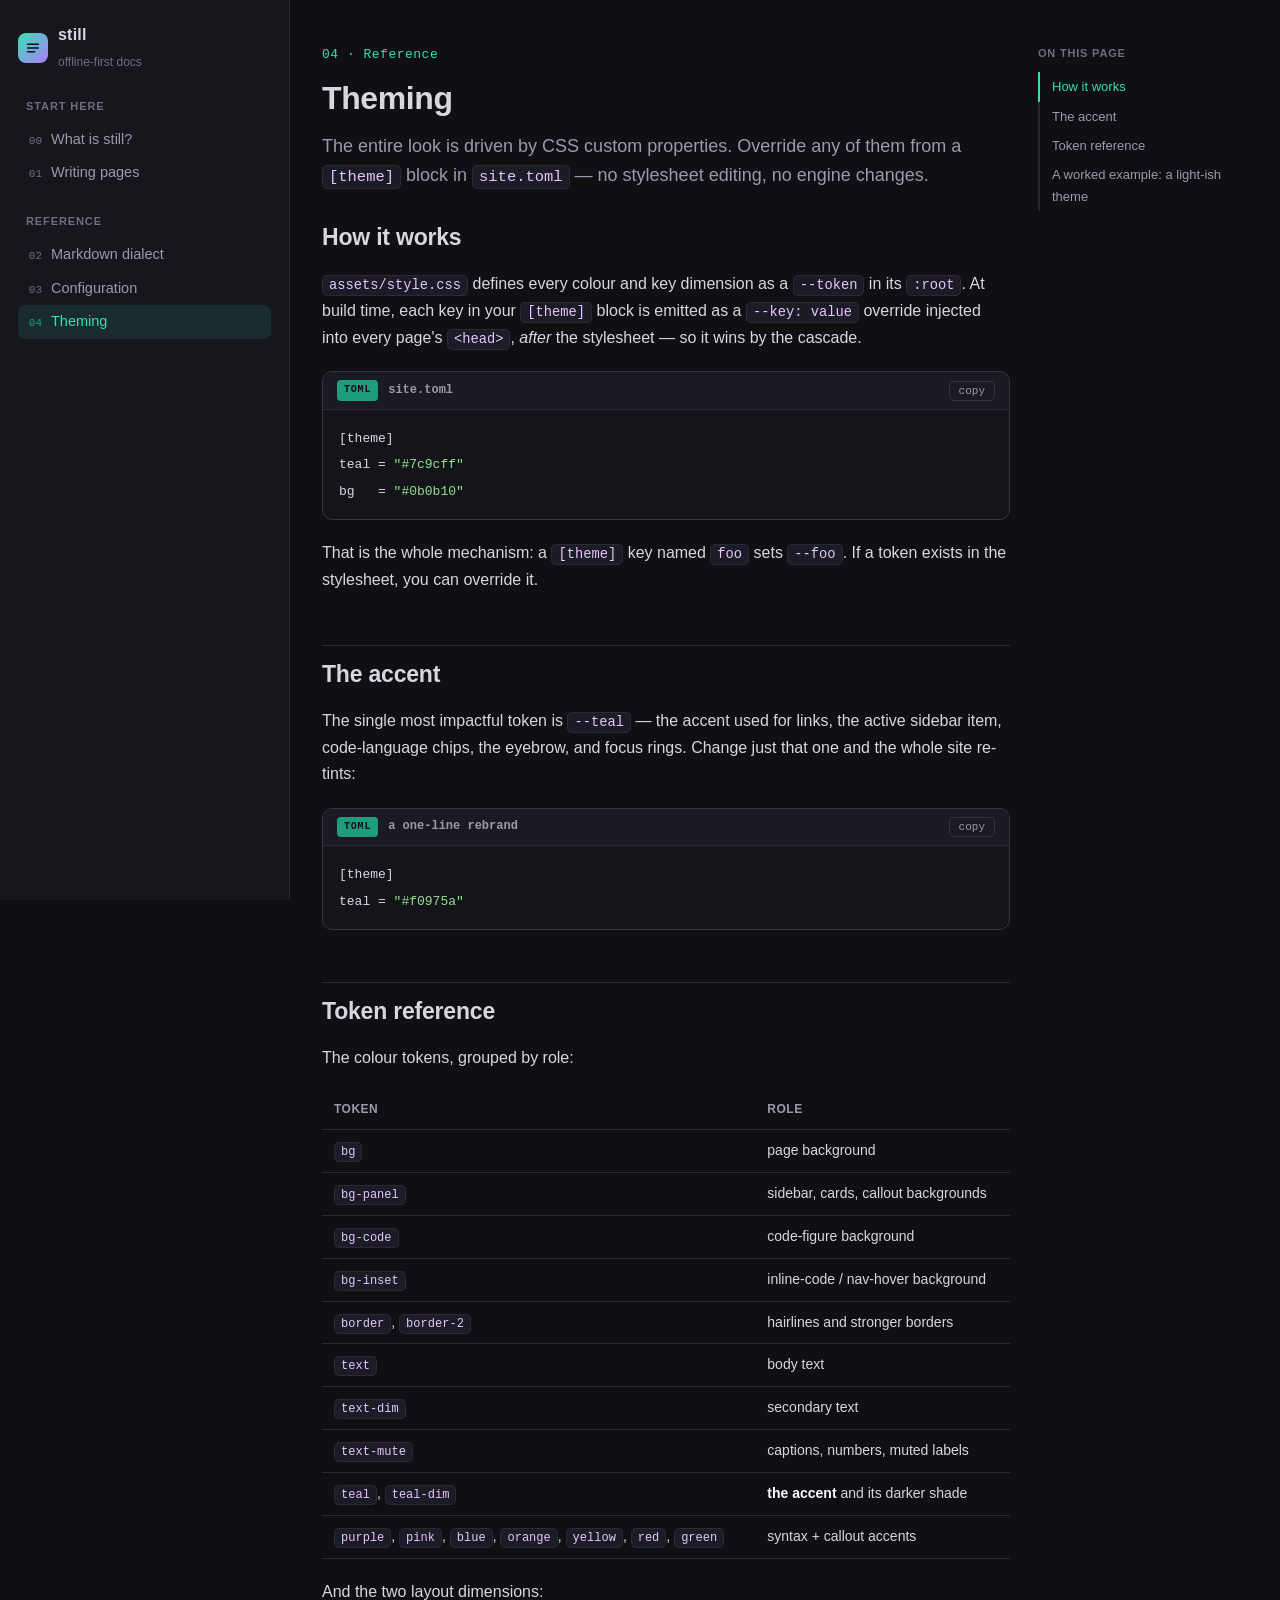
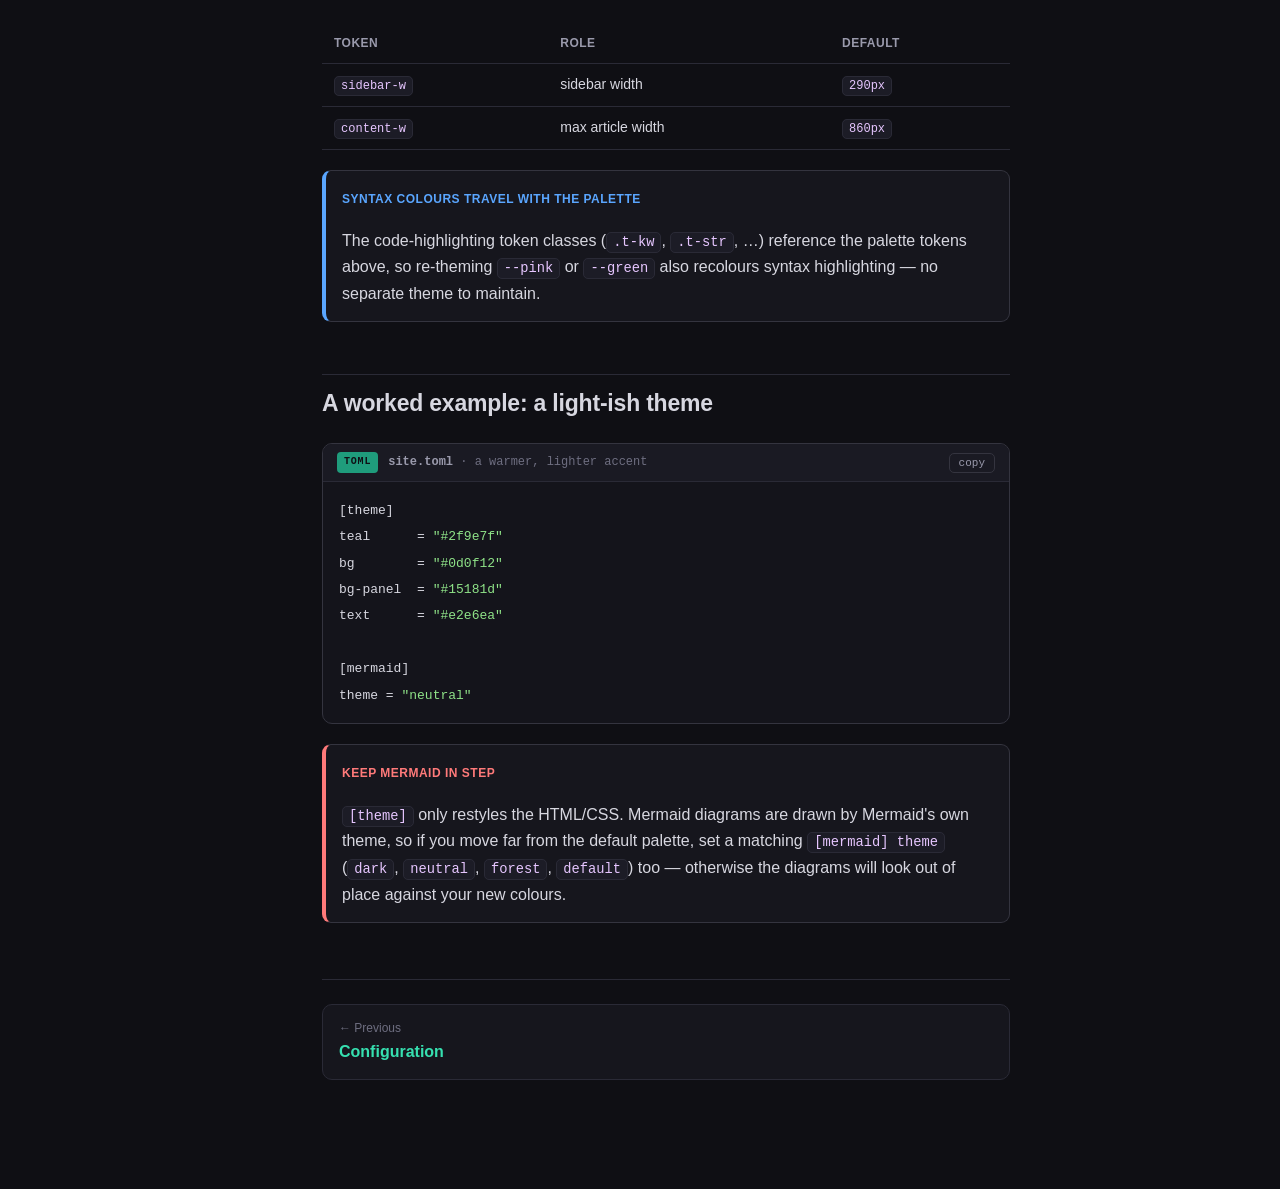
<file: site/theming.html>
<!DOCTYPE html>
<html lang="en">
<head>
<meta charset="utf-8">
<meta name="viewport" content="width=device-width, initial-scale=1">
<title>Theming — still</title>
<link rel="stylesheet" href="assets/style.css">
</head>
<body>
<button class="menu-btn" aria-label="Menu">☰</button>
<div class="layout">
<aside class="sidebar">
  <a class="brand" href="index.html">
    <span class="logo"><svg viewBox="0 0 24 24" fill="none" stroke="#0f0f14" stroke-width="2.2" stroke-linecap="round"><path d="M5 7h14M5 12h14M5 17h9"/></svg></span>
    <span><span class="name">still</span><br><span class="sub">offline-first docs</span></span>
  </a>
  <nav class="nav-group">
    <h4>Start here</h4>
    <a href="index.html"><span class="num">00</span><span>What is still?</span></a>
    <a href="writing.html"><span class="num">01</span><span>Writing pages</span></a>
  </nav>
  <nav class="nav-group">
    <h4>Reference</h4>
    <a href="dialect.html"><span class="num">02</span><span>Markdown dialect</span></a>
    <a href="config.html"><span class="num">03</span><span>Configuration</span></a>
    <a href="theming.html" class="active"><span class="num">04</span><span>Theming</span></a>
  </nav>
</aside>
<main class="content-wrap"><article class="content">

<div class="eyebrow">04 · Reference</div>

<h1>Theming</h1>

<p class="lead">The entire look is driven by CSS custom properties. Override any of them from a <code>[theme]</code> block in <code>site.toml</code> — no stylesheet editing, no engine changes.</p>
<h2>How it works</h2>
<p><code>assets/style.css</code> defines every colour and key dimension as a <code>--token</code> in its <code>:root</code>. At build time, each key in your <code>[theme]</code> block is emitted as a <code>--key: value</code> override injected into every page's <code>&lt;head&gt;</code>, <em>after</em> the stylesheet — so it wins by the cascade.</p>
<figure class="code" data-lang="toml" data-ref="site.toml"><script type="text/plain">
[theme]
teal = "#7c9cff"
bg   = "#0b0b10"
</script></figure>
<p>That is the whole mechanism: a <code>[theme]</code> key named <code>foo</code> sets <code>--foo</code>. If a token exists in the stylesheet, you can override it.</p>
<h2>The accent</h2>
<p>The single most impactful token is <code>--teal</code> — the accent used for links, the active sidebar item, code-language chips, the eyebrow, and focus rings. Change just that one and the whole site re-tints:</p>
<figure class="code" data-lang="toml" data-ref="a one-line rebrand"><script type="text/plain">
[theme]
teal = "#f0975a"
</script></figure>
<h2>Token reference</h2>
<p>The colour tokens, grouped by role:</p>
<table>
  <thead><tr><th>Token</th><th>Role</th></tr></thead>
  <tbody>
    <tr><td><code>bg</code></td><td>page background</td></tr>
    <tr><td><code>bg-panel</code></td><td>sidebar, cards, callout backgrounds</td></tr>
    <tr><td><code>bg-code</code></td><td>code-figure background</td></tr>
    <tr><td><code>bg-inset</code></td><td>inline-code / nav-hover background</td></tr>
    <tr><td><code>border</code>, <code>border-2</code></td><td>hairlines and stronger borders</td></tr>
    <tr><td><code>text</code></td><td>body text</td></tr>
    <tr><td><code>text-dim</code></td><td>secondary text</td></tr>
    <tr><td><code>text-mute</code></td><td>captions, numbers, muted labels</td></tr>
    <tr><td><code>teal</code>, <code>teal-dim</code></td><td><strong>the accent</strong> and its darker shade</td></tr>
    <tr><td><code>purple</code>, <code>pink</code>, <code>blue</code>, <code>orange</code>, <code>yellow</code>, <code>red</code>, <code>green</code></td><td>syntax + callout accents</td></tr>
  </tbody>
</table>
<p>And the two layout dimensions:</p>
<table>
  <thead><tr><th>Token</th><th>Role</th><th>Default</th></tr></thead>
  <tbody>
    <tr><td><code>sidebar-w</code></td><td>sidebar width</td><td><code>290px</code></td></tr>
    <tr><td><code>content-w</code></td><td>max article width</td><td><code>860px</code></td></tr>
  </tbody>
</table>
<div class="note">
  <span class="label">Syntax colours travel with the palette</span>
  <p>The code-highlighting token classes (<code>.t-kw</code>, <code>.t-str</code>, …) reference the palette tokens above, so re-theming <code>--pink</code> or <code>--green</code> also recolours syntax highlighting — no separate theme to maintain.</p>
</div>
<h2>A worked example: a light-ish theme</h2>
<figure class="code" data-lang="toml" data-ref="site.toml · a warmer, lighter accent"><script type="text/plain">
[theme]
teal      = "#2f9e7f"
bg        = "#0d0f12"
bg-panel  = "#15181d"
text      = "#e2e6ea"

[mermaid]
theme = "neutral"
</script></figure>
<div class="gotcha">
  <span class="label">Keep Mermaid in step</span>
  <p><code>[theme]</code> only restyles the HTML/CSS. Mermaid diagrams are drawn by Mermaid's own theme, so if you move far from the default palette, set a matching <code>[mermaid] theme</code> (<code>dark</code>, <code>neutral</code>, <code>forest</code>, <code>default</code>) too — otherwise the diagrams will look out of place against your new colours.</p>
</div>

<div class="pager">
  <a href="config.html"><div class="dir">← Previous</div><div class="ttl">Configuration</div></a>
</div>

</article></main>
</div>
<script src="assets/app.js"></script>
</body>
</html>
</file>
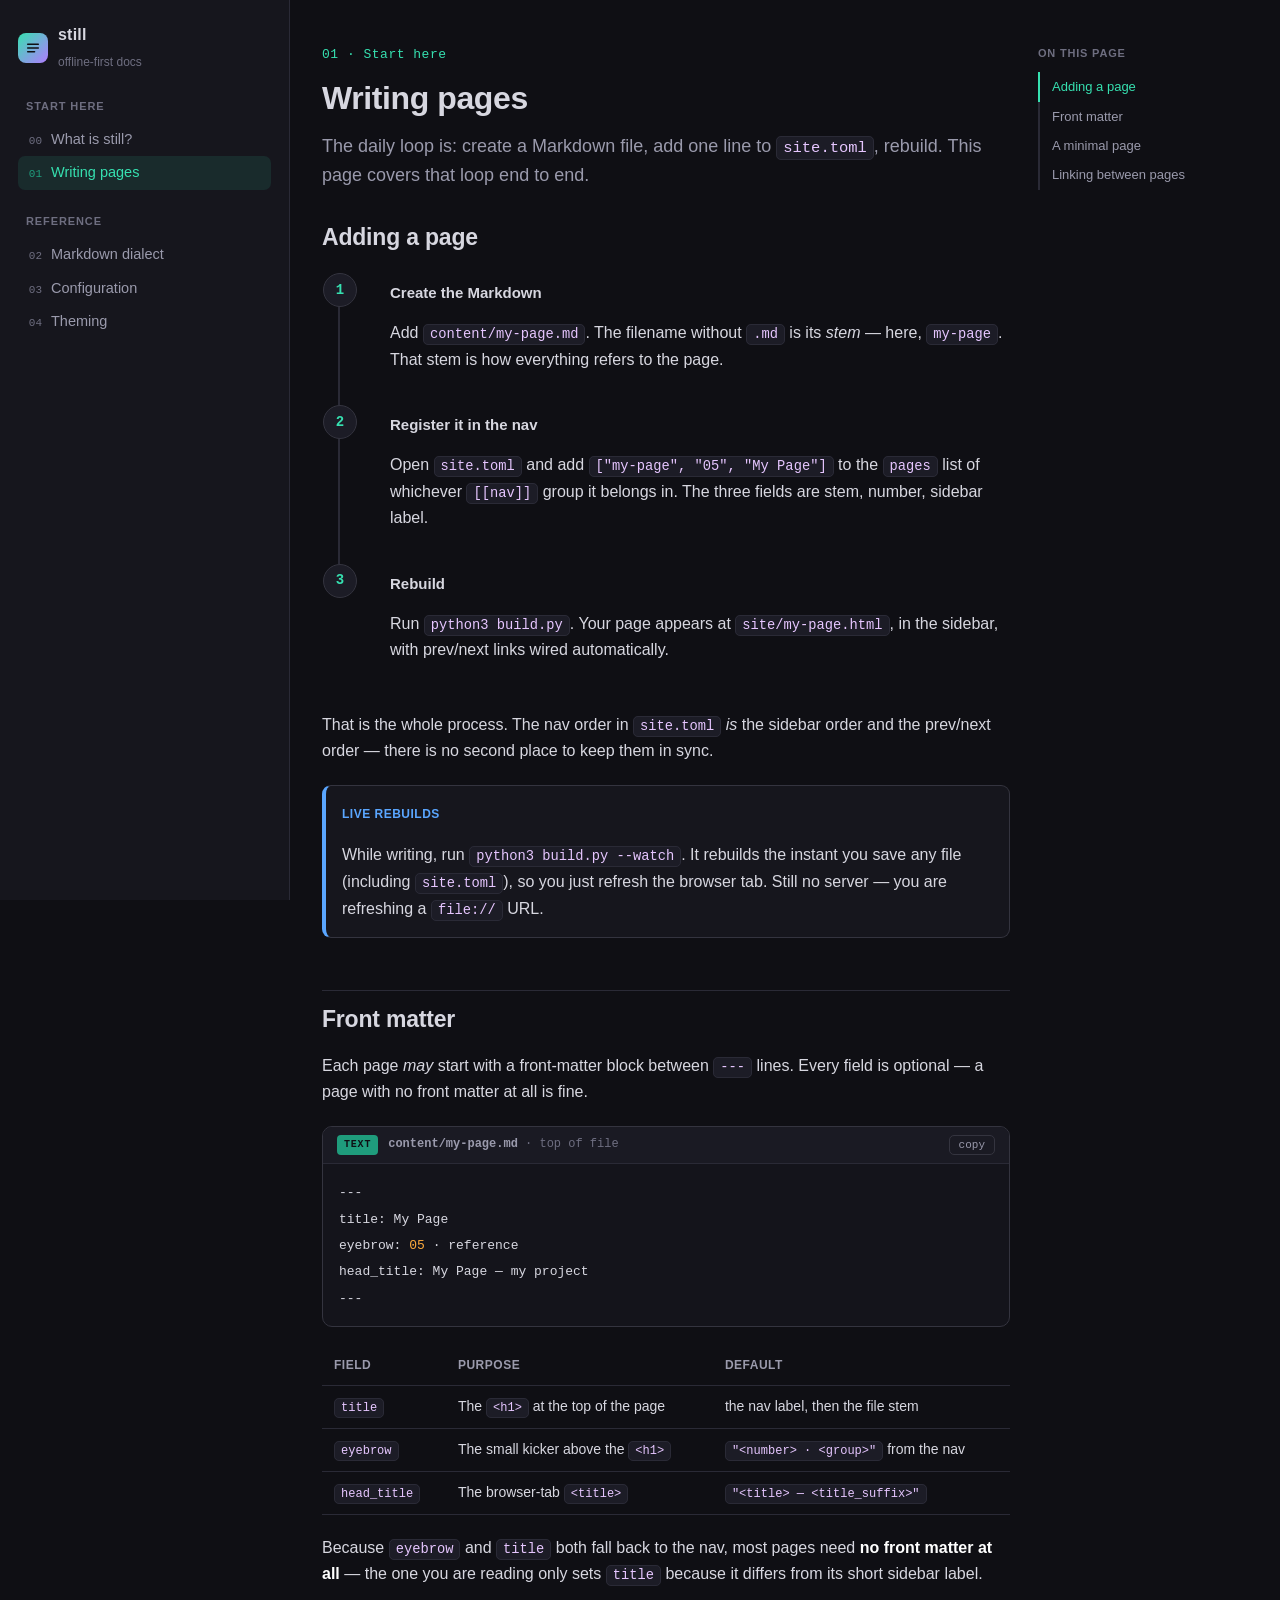
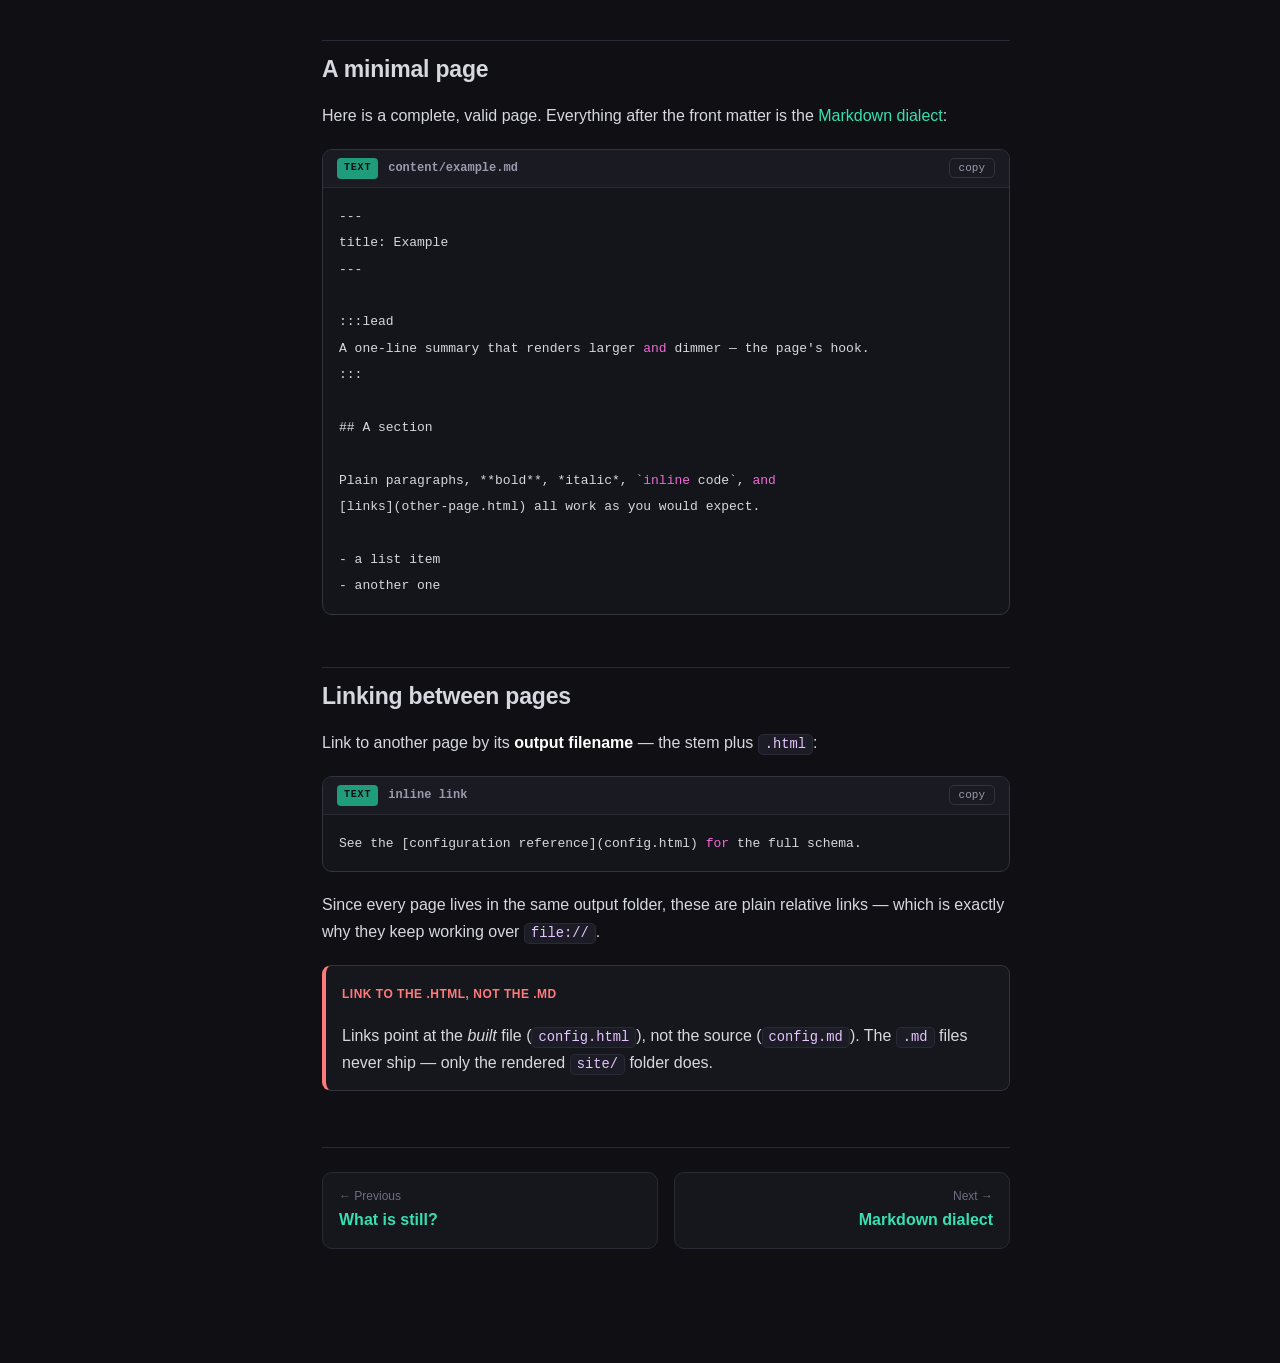
<file: site/writing.html>
<!DOCTYPE html>
<html lang="en">
<head>
<meta charset="utf-8">
<meta name="viewport" content="width=device-width, initial-scale=1">
<title>Writing pages — still</title>
<link rel="stylesheet" href="assets/style.css">
</head>
<body>
<button class="menu-btn" aria-label="Menu">☰</button>
<div class="layout">
<aside class="sidebar">
  <a class="brand" href="index.html">
    <span class="logo"><svg viewBox="0 0 24 24" fill="none" stroke="#0f0f14" stroke-width="2.2" stroke-linecap="round"><path d="M5 7h14M5 12h14M5 17h9"/></svg></span>
    <span><span class="name">still</span><br><span class="sub">offline-first docs</span></span>
  </a>
  <nav class="nav-group">
    <h4>Start here</h4>
    <a href="index.html"><span class="num">00</span><span>What is still?</span></a>
    <a href="writing.html" class="active"><span class="num">01</span><span>Writing pages</span></a>
  </nav>
  <nav class="nav-group">
    <h4>Reference</h4>
    <a href="dialect.html"><span class="num">02</span><span>Markdown dialect</span></a>
    <a href="config.html"><span class="num">03</span><span>Configuration</span></a>
    <a href="theming.html"><span class="num">04</span><span>Theming</span></a>
  </nav>
</aside>
<main class="content-wrap"><article class="content">

<div class="eyebrow">01 · Start here</div>

<h1>Writing pages</h1>

<p class="lead">The daily loop is: create a Markdown file, add one line to <code>site.toml</code>, rebuild. This page covers that loop end to end.</p>
<h2>Adding a page</h2>
<ol class="steps">
  <li>
    <h4>Create the Markdown</h4>
    <p>Add <code>content/my-page.md</code>. The filename without <code>.md</code> is its <em>stem</em> — here, <code>my-page</code>. That stem is how everything refers to the page.</p>
  </li>
  <li>
    <h4>Register it in the nav</h4>
    <p>Open <code>site.toml</code> and add <code>[&quot;my-page&quot;, &quot;05&quot;, &quot;My Page&quot;]</code> to the <code>pages</code> list of whichever <code>[[nav]]</code> group it belongs in. The three fields are stem, number, sidebar label.</p>
  </li>
  <li>
    <h4>Rebuild</h4>
    <p>Run <code>python3 build.py</code>. Your page appears at <code>site/my-page.html</code>, in the sidebar, with prev/next links wired automatically.</p>
  </li>
</ol>
<p>That is the whole process. The nav order in <code>site.toml</code> <em>is</em> the sidebar order and the prev/next order — there is no second place to keep them in sync.</p>
<div class="note">
  <span class="label">Live rebuilds</span>
  <p>While writing, run <code>python3 build.py --watch</code>. It rebuilds the instant you save any file (including <code>site.toml</code>), so you just refresh the browser tab. Still no server — you are refreshing a <code>file://</code> URL.</p>
</div>
<h2>Front matter</h2>
<p>Each page <em>may</em> start with a front-matter block between <code>---</code> lines. Every field is optional — a page with no front matter at all is fine.</p>
<figure class="code" data-lang="text" data-ref="content/my-page.md · top of file"><script type="text/plain">
---
title: My Page
eyebrow: 05 · reference
head_title: My Page — my project
---
</script></figure>
<table>
  <thead><tr><th>Field</th><th>Purpose</th><th>Default</th></tr></thead>
  <tbody>
    <tr><td><code>title</code></td><td>The <code>&lt;h1&gt;</code> at the top of the page</td><td>the nav label, then the file stem</td></tr>
    <tr><td><code>eyebrow</code></td><td>The small kicker above the <code>&lt;h1&gt;</code></td><td><code>&quot;&lt;number&gt; · &lt;group&gt;&quot;</code> from the nav</td></tr>
    <tr><td><code>head_title</code></td><td>The browser-tab <code>&lt;title&gt;</code></td><td><code>&quot;&lt;title&gt; — &lt;title_suffix&gt;&quot;</code></td></tr>
  </tbody>
</table>
<p>Because <code>eyebrow</code> and <code>title</code> both fall back to the nav, most pages need <strong>no front matter at all</strong> — the one you are reading only sets <code>title</code> because it differs from its short sidebar label.</p>
<h2>A minimal page</h2>
<p>Here is a complete, valid page. Everything after the front matter is the <a href="dialect.html">Markdown dialect</a>:</p>
<figure class="code" data-lang="text" data-ref="content/example.md"><script type="text/plain">
---
title: Example
---

:::lead
A one-line summary that renders larger and dimmer — the page's hook.
:::

## A section

Plain paragraphs, **bold**, *italic*, `inline code`, and
[links](other-page.html) all work as you would expect.

- a list item
- another one
</script></figure>
<h2>Linking between pages</h2>
<p>Link to another page by its <strong>output filename</strong> — the stem plus <code>.html</code>:</p>
<figure class="code" data-lang="text" data-ref="inline link"><script type="text/plain">
See the [configuration reference](config.html) for the full schema.
</script></figure>
<p>Since every page lives in the same output folder, these are plain relative links — which is exactly why they keep working over <code>file://</code>.</p>
<div class="gotcha">
  <span class="label">Link to the .html, not the .md</span>
  <p>Links point at the <em>built</em> file (<code>config.html</code>), not the source (<code>config.md</code>). The <code>.md</code> files never ship — only the rendered <code>site/</code> folder does.</p>
</div>

<div class="pager">
  <a href="index.html"><div class="dir">← Previous</div><div class="ttl">What is still?</div></a>
  <a class="next" href="dialect.html"><div class="dir">Next →</div><div class="ttl">Markdown dialect</div></a>
</div>

</article></main>
</div>
<script src="assets/app.js"></script>
</body>
</html>
</file>
<file: site/assets/style.css>
/* ==========================================================================
   still — documentation theme
   Self-contained, no external dependencies. Every colour/size below is a
   CSS custom property (`--name`), so a site.toml [theme] block can override
   any of them per-site without editing this file — see content/theming.md.
   ========================================================================== */

:root {
    --bg:        #0f0f14;
    --bg-panel:  #16161d;
    --bg-code:   #14141b;
    --bg-inset:  #1c1c26;
    --border:    #2a2a36;
    --border-2:  #34343f;
    --text:      #d7d7e0;
    --text-dim:  #9a9aac;
    --text-mute: #6e6e80;
    --teal:      #36e0b0;
    --teal-dim:  #1f9c7c;
    --purple:    #b07cff;
    --pink:      #f06ad6;
    --blue:      #5aa6ff;
    --orange:    #ffac3d;
    --yellow:    #f2d479;
    --red:       #ff7a7a;
    --green:     #8fe388;
    --sidebar-w: 290px;
    --content-w: 860px;
    --mono: "SF Mono", "JetBrains Mono", "Fira Code", ui-monospace, Menlo, Consolas, monospace;
    --sans: -apple-system, BlinkMacSystemFont, "Segoe UI", Roboto, Helvetica, Arial, sans-serif;
}

* { box-sizing: border-box; }

html { scroll-behavior: smooth; scroll-padding-top: 24px; }

body {
    margin: 0;
    background: var(--bg);
    color: var(--text);
    font-family: var(--sans);
    font-size: 16px;
    line-height: 1.65;
    -webkit-font-smoothing: antialiased;
}

/* ---- Layout -------------------------------------------------------------- */

.layout { display: flex; align-items: flex-start; }

.sidebar {
    width: var(--sidebar-w);
    flex: 0 0 var(--sidebar-w);
    height: 100vh;
    position: sticky;
    top: 0;
    overflow-y: auto;
    border-right: 1px solid var(--border);
    background: var(--bg-panel);
    padding: 22px 18px 60px;
}

.content-wrap {
    flex: 1 1 auto;
    min-width: 0;
    display: flex;
    justify-content: center;
    padding: 0 32px;
}

.content {
    width: 100%;
    max-width: var(--content-w);
    min-width: 0; /* allow the flex item to shrink past a long unbreakable token
                     (e.g. an inline-code identifier) instead of eating the gutter */
    padding: 44px 0 120px;
}

/* ---- Sidebar nav -------------------------------------------------------- */

.brand { display: flex; align-items: center; gap: 10px; margin-bottom: 6px; text-decoration: none; }
.brand .logo {
    width: 30px; height: 30px; border-radius: 8px;
    background: linear-gradient(135deg, var(--teal), var(--purple));
    display: grid; place-items: center; flex: 0 0 30px;
}
.brand .logo svg { width: 18px; height: 18px; display: block; }
.brand .name { font-weight: 700; color: var(--text); font-size: 16px; letter-spacing: .2px; }
.brand .sub { color: var(--text-mute); font-size: 12px; }

.nav-group { margin-top: 22px; }
.nav-group h4 {
    margin: 0 0 8px; padding: 0 8px;
    font-size: 11px; font-weight: 700; letter-spacing: .9px;
    text-transform: uppercase; color: var(--text-mute);
}
.nav-group a {
    display: flex; align-items: baseline; gap: 9px;
    padding: 7px 8px; border-radius: 7px;
    color: var(--text-dim); text-decoration: none;
    font-size: 14.5px; line-height: 1.35;
}
.nav-group a .num {
    font-family: var(--mono); font-size: 11px; color: var(--text-mute);
    flex: 0 0 16px; text-align: right;
}
.nav-group a:hover { background: var(--bg-inset); color: var(--text); }
.nav-group a.active { background: rgba(54,224,176,.10); color: var(--teal); }
.nav-group a.active .num { color: var(--teal-dim); }

/* ---- Typography --------------------------------------------------------- */

h1 { font-size: 32px; line-height: 1.2; margin: 0 0 6px; letter-spacing: -.4px; }
h2 {
    font-size: 23px; margin: 52px 0 14px; padding-top: 10px; letter-spacing: -.2px;
    border-top: 1px solid var(--border);
}
h2:first-of-type { border-top: none; padding-top: 0; margin-top: 30px; }
h3 { font-size: 18px; margin: 32px 0 10px; color: #e8e8f0; }
h4 { font-size: 15px; margin: 22px 0 8px; color: var(--text); text-transform: none; letter-spacing: 0; }

p { margin: 14px 0; }
a { color: var(--teal); text-decoration: none; }
a:hover { text-decoration: underline; }

.eyebrow { color: var(--teal); font-family: var(--mono); font-size: 13px; letter-spacing: .5px; margin-bottom: 14px; }
.lead { font-size: 18px; color: var(--text-dim); line-height: 1.6; }

strong { color: #fff; font-weight: 650; }
ul, ol { padding-left: 24px; }
li { margin: 7px 0; }

hr { border: none; border-top: 1px solid var(--border); margin: 40px 0; }

/* inline code */
:not(pre) > code {
    font-family: var(--mono); font-size: 0.86em;
    background: var(--bg-inset); color: #e6c6ff;
    padding: 2px 6px; border-radius: 5px; border: 1px solid var(--border);
    overflow-wrap: anywhere; /* long identifiers break to fit rather than forcing
                                the column wider than its max-width */
}
.symbol { color: var(--teal) !important; }

/* heading anchors */
.h-anchor { opacity: 0; margin-left: 8px; color: var(--text-mute); font-weight: 400; text-decoration: none; }
h2:hover .h-anchor, h3:hover .h-anchor { opacity: 1; }

/* ---- Code blocks -------------------------------------------------------- */

figure.code { margin: 20px 0; border: 1px solid var(--border-2); border-radius: 10px; overflow: hidden; background: var(--bg-code); }
figure.code .code-head {
    display: flex; align-items: center; gap: 10px;
    padding: 8px 14px; background: #1a1a23; border-bottom: 1px solid var(--border);
    font-family: var(--mono); font-size: 12px; color: var(--text-dim);
}
figure.code .code-head .lang {
    text-transform: uppercase; font-size: 10px; letter-spacing: .8px;
    color: var(--bg); background: var(--teal-dim); padding: 2px 7px; border-radius: 4px; font-weight: 700;
}
figure.code .code-head .ref { color: var(--text-mute); }
figure.code .code-head .ref b { color: var(--text-dim); font-weight: 600; }
figure.code .code-head .copy {
    margin-left: auto; cursor: pointer; border: 1px solid var(--border-2);
    background: transparent; color: var(--text-dim); border-radius: 5px;
    padding: 3px 9px; font-size: 11px; font-family: var(--mono);
}
figure.code .code-head .copy:hover { background: var(--bg-inset); color: var(--text); }
figure.code pre { margin: 0; padding: 15px 16px; overflow-x: auto; }
figure.code code { font-family: var(--mono); font-size: 13px; line-height: 1.6; white-space: pre; }

/* syntax token colors */
.t-com  { color: #5f6072; font-style: italic; }
.t-str  { color: var(--green); }
.t-kw   { color: var(--pink); }
.t-type { color: var(--blue); }
.t-num  { color: var(--orange); }
.t-pre  { color: var(--yellow); }
.t-fn   { color: var(--teal); }

/* ---- Callouts ----------------------------------------------------------- */

.note, .warn, .key, .gotcha {
    margin: 20px 0; padding: 14px 16px 14px 16px; border-radius: 9px;
    border: 1px solid var(--border-2); border-left-width: 4px; background: var(--bg-panel);
}
.note   { border-left-color: var(--blue); }
.key    { border-left-color: var(--teal); }
.warn   { border-left-color: var(--orange); }
.gotcha { border-left-color: var(--red); }
.note .label, .warn .label, .key .label, .gotcha .label {
    display: inline-block; font-weight: 700; font-size: 12px; letter-spacing: .5px;
    text-transform: uppercase; margin-bottom: 4px;
}
.note .label   { color: var(--blue); }
.key .label    { color: var(--teal); }
.warn .label   { color: var(--orange); }
.gotcha .label { color: var(--red); }
.note p:first-child, .warn p:first-child, .key p:first-child, .gotcha p:first-child { margin-top: 4px; }
.note p:last-child, .warn p:last-child, .key p:last-child, .gotcha p:last-child { margin-bottom: 0; }

/* collapsible deep-dive */
details.aside { margin: 18px 0; border: 1px solid var(--border); border-radius: 9px; background: var(--bg-panel); overflow: hidden; }
details.aside > summary {
    cursor: pointer; padding: 12px 16px; font-weight: 600; color: var(--text);
    list-style: none; display: flex; align-items: center; gap: 9px;
}
details.aside > summary::-webkit-details-marker { display: none; }
details.aside > summary::before { content: "▸"; color: var(--teal); transition: transform .15s; }
details.aside[open] > summary::before { transform: rotate(90deg); }
details.aside > summary:hover { background: var(--bg-inset); }
details.aside .body { padding: 0 16px 14px; border-top: 1px solid var(--border); }
details.aside .body > :first-child { margin-top: 14px; }

/* ---- Tables ------------------------------------------------------------- */

table { width: 100%; border-collapse: collapse; margin: 20px 0; font-size: 14px; }
th, td { text-align: left; padding: 9px 12px; border-bottom: 1px solid var(--border); vertical-align: top; }
th { color: var(--text-dim); font-size: 12px; text-transform: uppercase; letter-spacing: .5px; }
td code { overflow-wrap: anywhere; }
tbody tr:hover { background: var(--bg-panel); }

/* ---- Step list ---------------------------------------------------------- */

ol.steps { list-style: none; counter-reset: step; padding-left: 0; }
ol.steps > li {
    counter-increment: step; position: relative; padding: 4px 0 18px 50px; margin: 0;
    border-left: 2px solid var(--border); margin-left: 16px;
}
ol.steps > li:last-child { border-left-color: transparent; }
ol.steps > li::before {
    content: counter(step); position: absolute; left: -17px; top: 0;
    width: 32px; height: 32px; border-radius: 50%;
    background: var(--bg-inset); border: 1px solid var(--border-2);
    color: var(--teal); font-family: var(--mono); font-weight: 700; font-size: 14px;
    display: grid; place-items: center;
}
ol.steps > li h4 { margin: 4px 0 6px; }

/* ---- Diagram (flow) ----------------------------------------------------- */

.diagram { margin: 24px 0; padding: 20px; background: var(--bg-code); border: 1px solid var(--border-2); border-radius: 10px; overflow-x: auto; }
.diagram pre { margin: 0; font-family: var(--mono); font-size: 12.5px; line-height: 1.5; color: var(--text-dim); white-space: pre; }
.diagram .hl-teal { color: var(--teal); }
.diagram .hl-purple { color: var(--purple); }
.diagram .hl-orange { color: var(--orange); }
.diagram .hl-blue { color: var(--blue); }
.diagram .hl-mute { color: var(--text-mute); }

/* thread legend chips */
.legend { display: flex; flex-wrap: wrap; gap: 10px; margin: 18px 0; }
.chip { display: inline-flex; align-items: center; gap: 7px; font-size: 13px; color: var(--text-dim); background: var(--bg-panel); border: 1px solid var(--border); border-radius: 20px; padding: 4px 12px; }
.chip .dot { width: 9px; height: 9px; border-radius: 50%; }
.dot.audio { background: var(--orange); }
.dot.ui { background: var(--teal); }
.dot.gpu { background: var(--purple); }

/* ---- Cards (index) ------------------------------------------------------ */

.cards { display: grid; grid-template-columns: repeat(2, 1fr); gap: 16px; margin: 26px 0; }
.card {
    display: block; padding: 18px; border: 1px solid var(--border); border-radius: 11px;
    background: var(--bg-panel); text-decoration: none; color: var(--text); transition: border-color .15s, transform .1s;
}
.card:hover { border-color: var(--teal-dim); transform: translateY(-2px); text-decoration: none; }
.card .k { font-family: var(--mono); font-size: 12px; color: var(--teal); }
.card h3 { margin: 6px 0 6px; font-size: 17px; }
.card p { margin: 0; color: var(--text-dim); font-size: 14px; }

/* ---- Prev/next ---------------------------------------------------------- */

.pager { display: flex; justify-content: space-between; gap: 16px; margin-top: 56px; padding-top: 24px; border-top: 1px solid var(--border); }
.pager a { flex: 1; padding: 14px 16px; border: 1px solid var(--border); border-radius: 10px; background: var(--bg-panel); color: var(--text); }
.pager a:hover { border-color: var(--teal-dim); text-decoration: none; }
.pager .dir { font-size: 12px; color: var(--text-mute); }
.pager .ttl { color: var(--teal); font-weight: 600; }
.pager a.next { text-align: right; }

/* ---- On this page (right TOC) ------------------------------------------- */

.toc {
    position: sticky; top: 44px; align-self: flex-start;
    width: 210px; flex: 0 0 210px; margin-left: 28px;
    font-size: 13px; max-height: calc(100vh - 80px); overflow-y: auto;
    padding-bottom: 40px;
}
.toc h5 { margin: 0 0 10px; color: var(--text-mute); font-size: 11px; letter-spacing: .8px; text-transform: uppercase; }
.toc a { display: block; padding: 4px 0 4px 12px; color: var(--text-dim); border-left: 2px solid var(--border); }
.toc a.lvl3 { padding-left: 24px; font-size: 12.5px; }
.toc a:hover { color: var(--text); text-decoration: none; }
.toc a.active { color: var(--teal); border-left-color: var(--teal); }

/* ---- Mermaid diagrams --------------------------------------------------- */
/* Kill the flash-of-unrendered-content: on load a `.mermaid` block holds its
   raw `flowchart …` source as plain text, which Mermaid later replaces with an
   SVG. Hide it until that swap lands (Mermaid stamps data-processed="true" on
   each block when it finishes) so the source is never painted. */
.mermaid { visibility: hidden; }
.mermaid[data-processed="true"] { visibility: visible; }
.mermaid svg { max-width: 100%; height: auto; }

/* ---- Mobile ------------------------------------------------------------- */

.menu-btn { display: none; }
@media (max-width: 1180px) { .toc { display: none; } }
@media (max-width: 900px) {
    .sidebar {
        position: fixed; z-index: 50; left: 0; top: 0; transform: translateX(-100%);
        transition: transform .2s; box-shadow: 0 0 40px rgba(0,0,0,.5);
    }
    body.nav-open .sidebar { transform: translateX(0); }
    .content-wrap { padding: 0 18px; }
    .content { padding-top: 70px; }
    .cards { grid-template-columns: 1fr; }
    .menu-btn {
        display: grid; place-items: center; position: fixed; z-index: 60; top: 14px; left: 14px;
        width: 42px; height: 42px; border-radius: 9px; border: 1px solid var(--border-2);
        background: var(--bg-panel); color: var(--text); cursor: pointer; font-size: 20px;
    }
    body.nav-open .menu-btn { left: calc(var(--sidebar-w) + 14px); }
}
</file>
